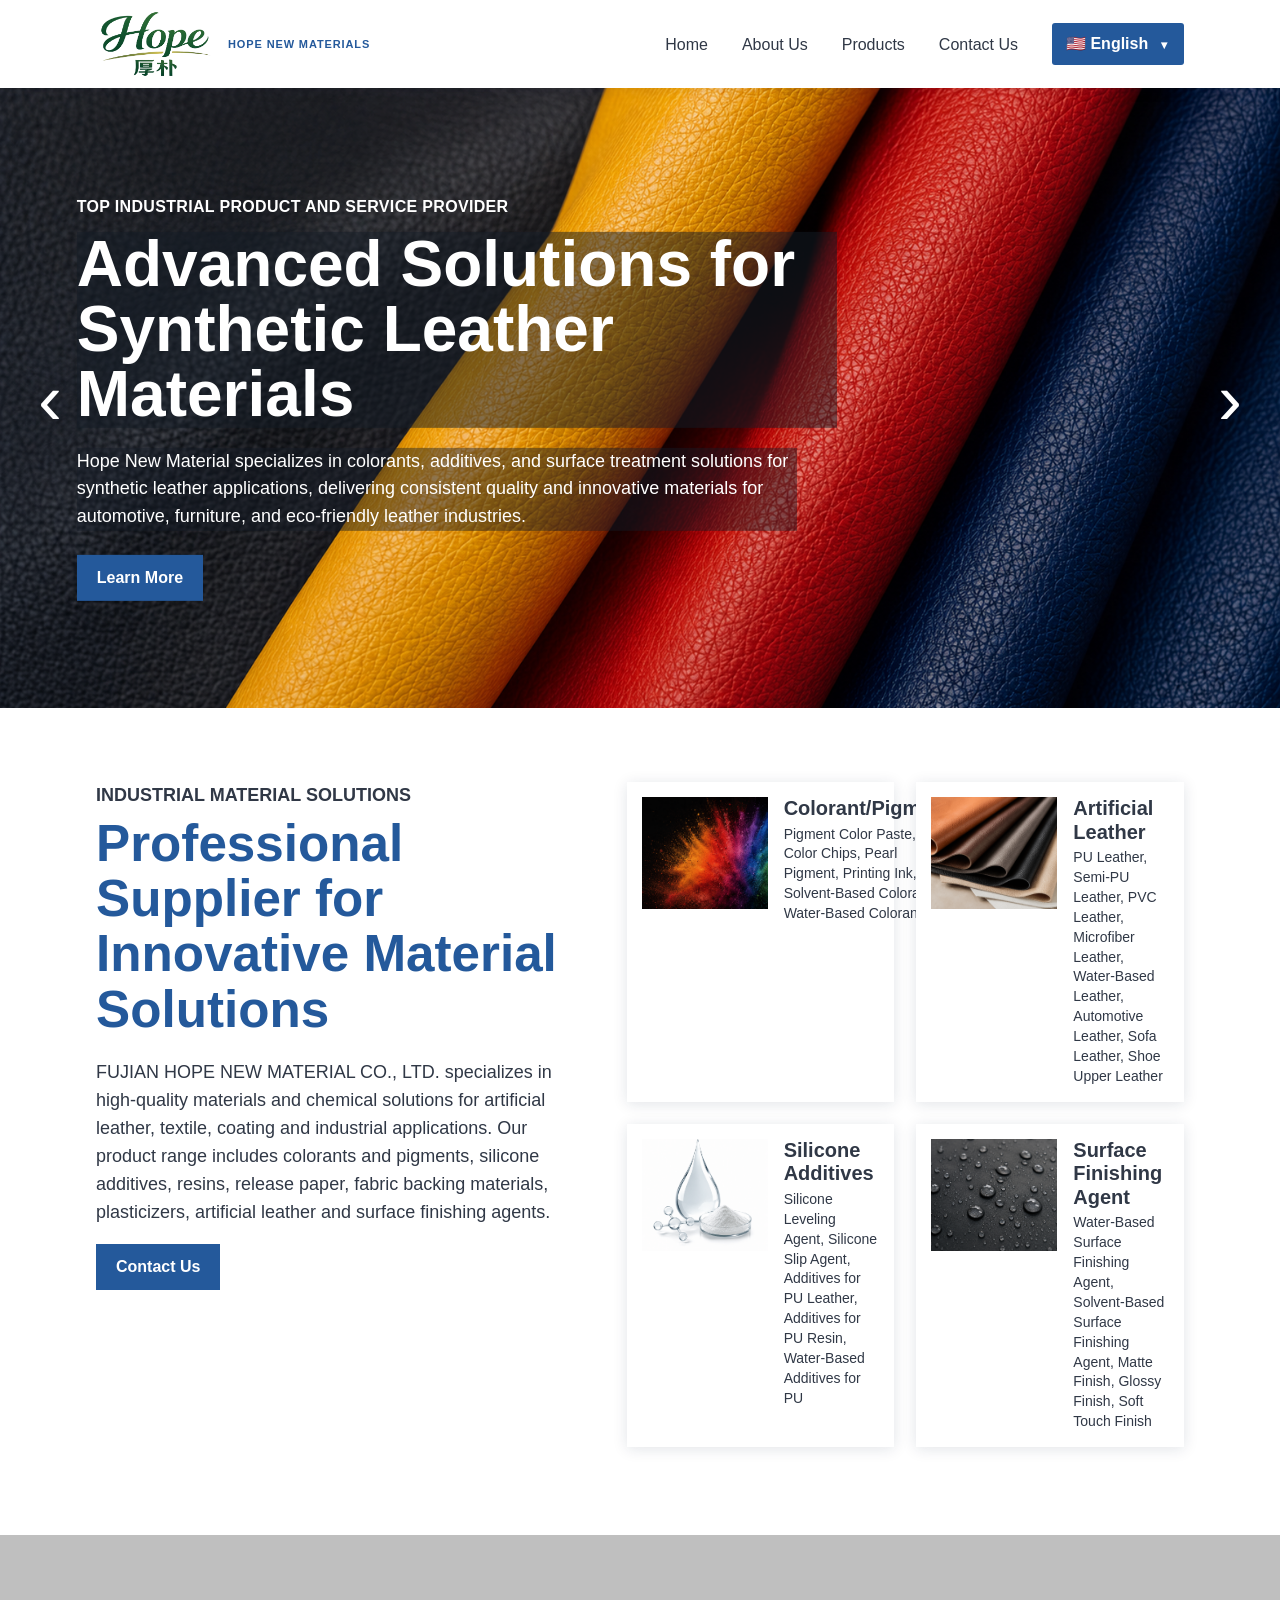
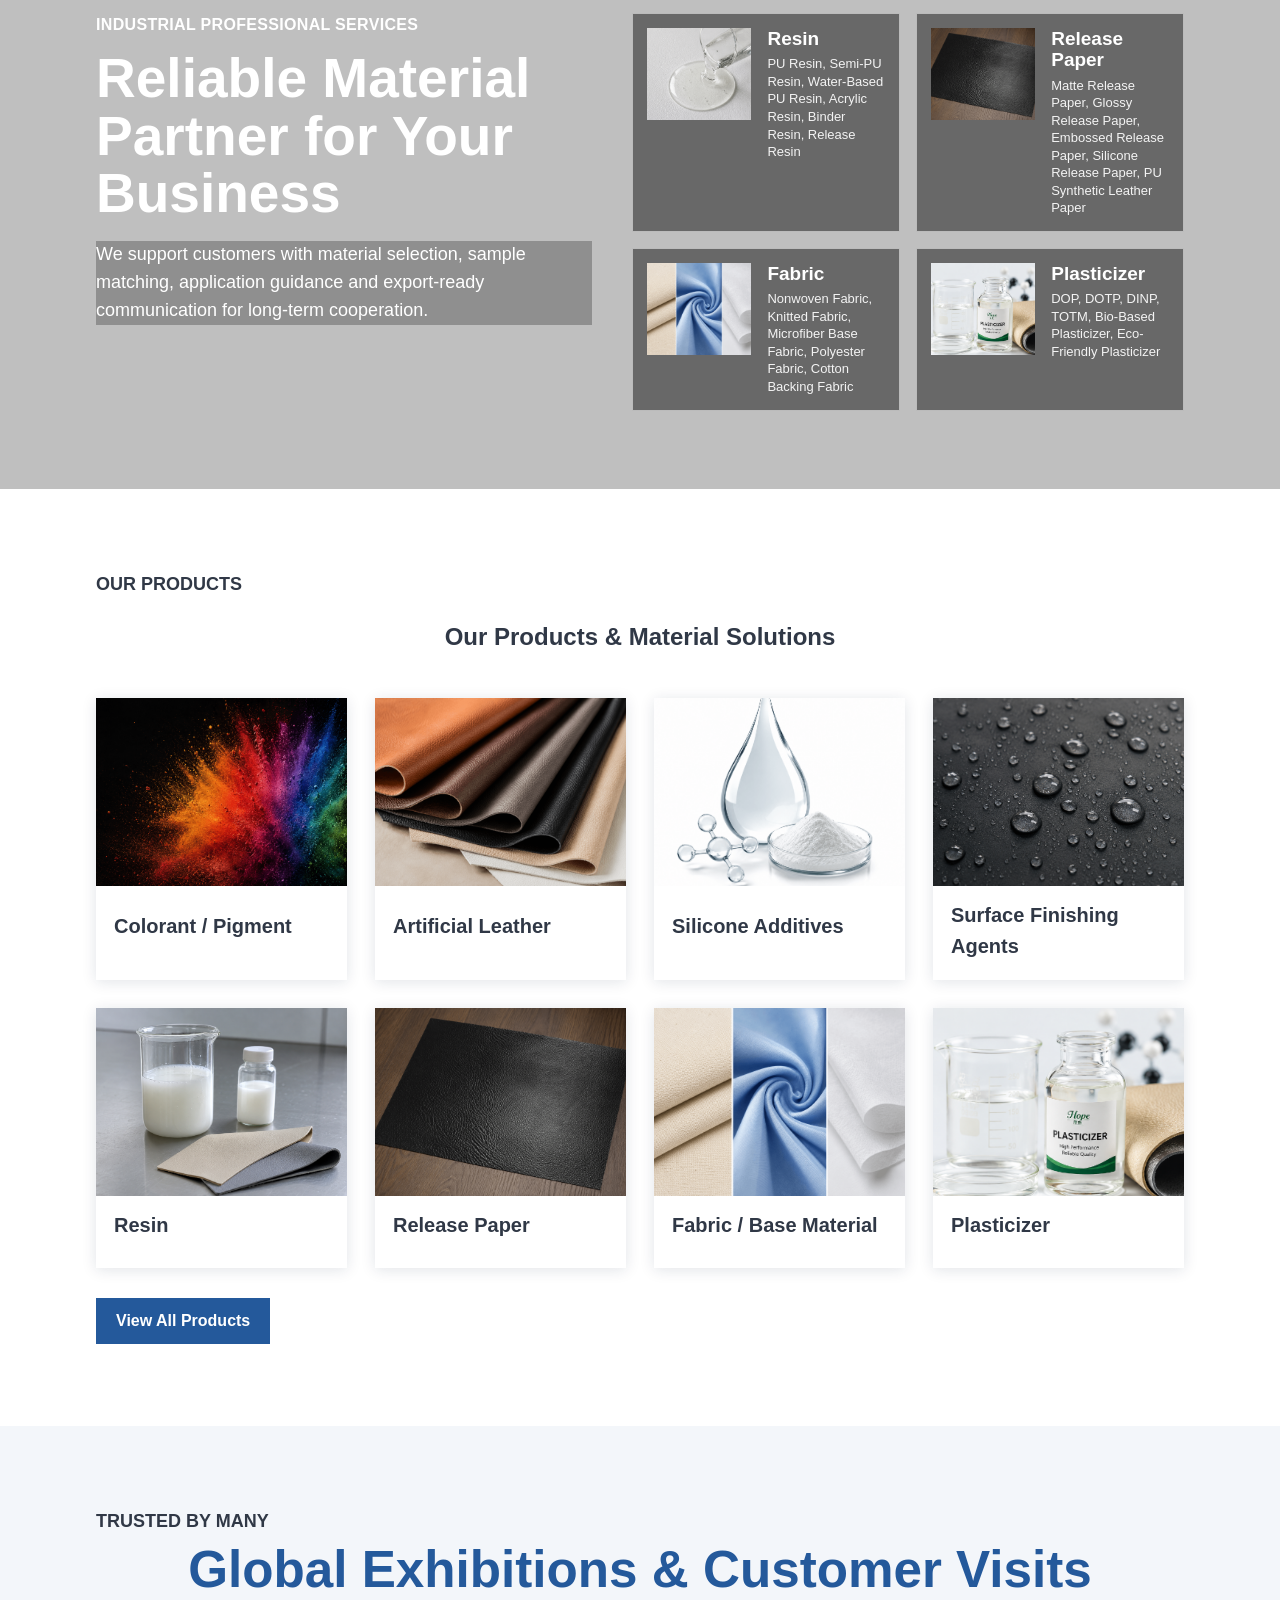
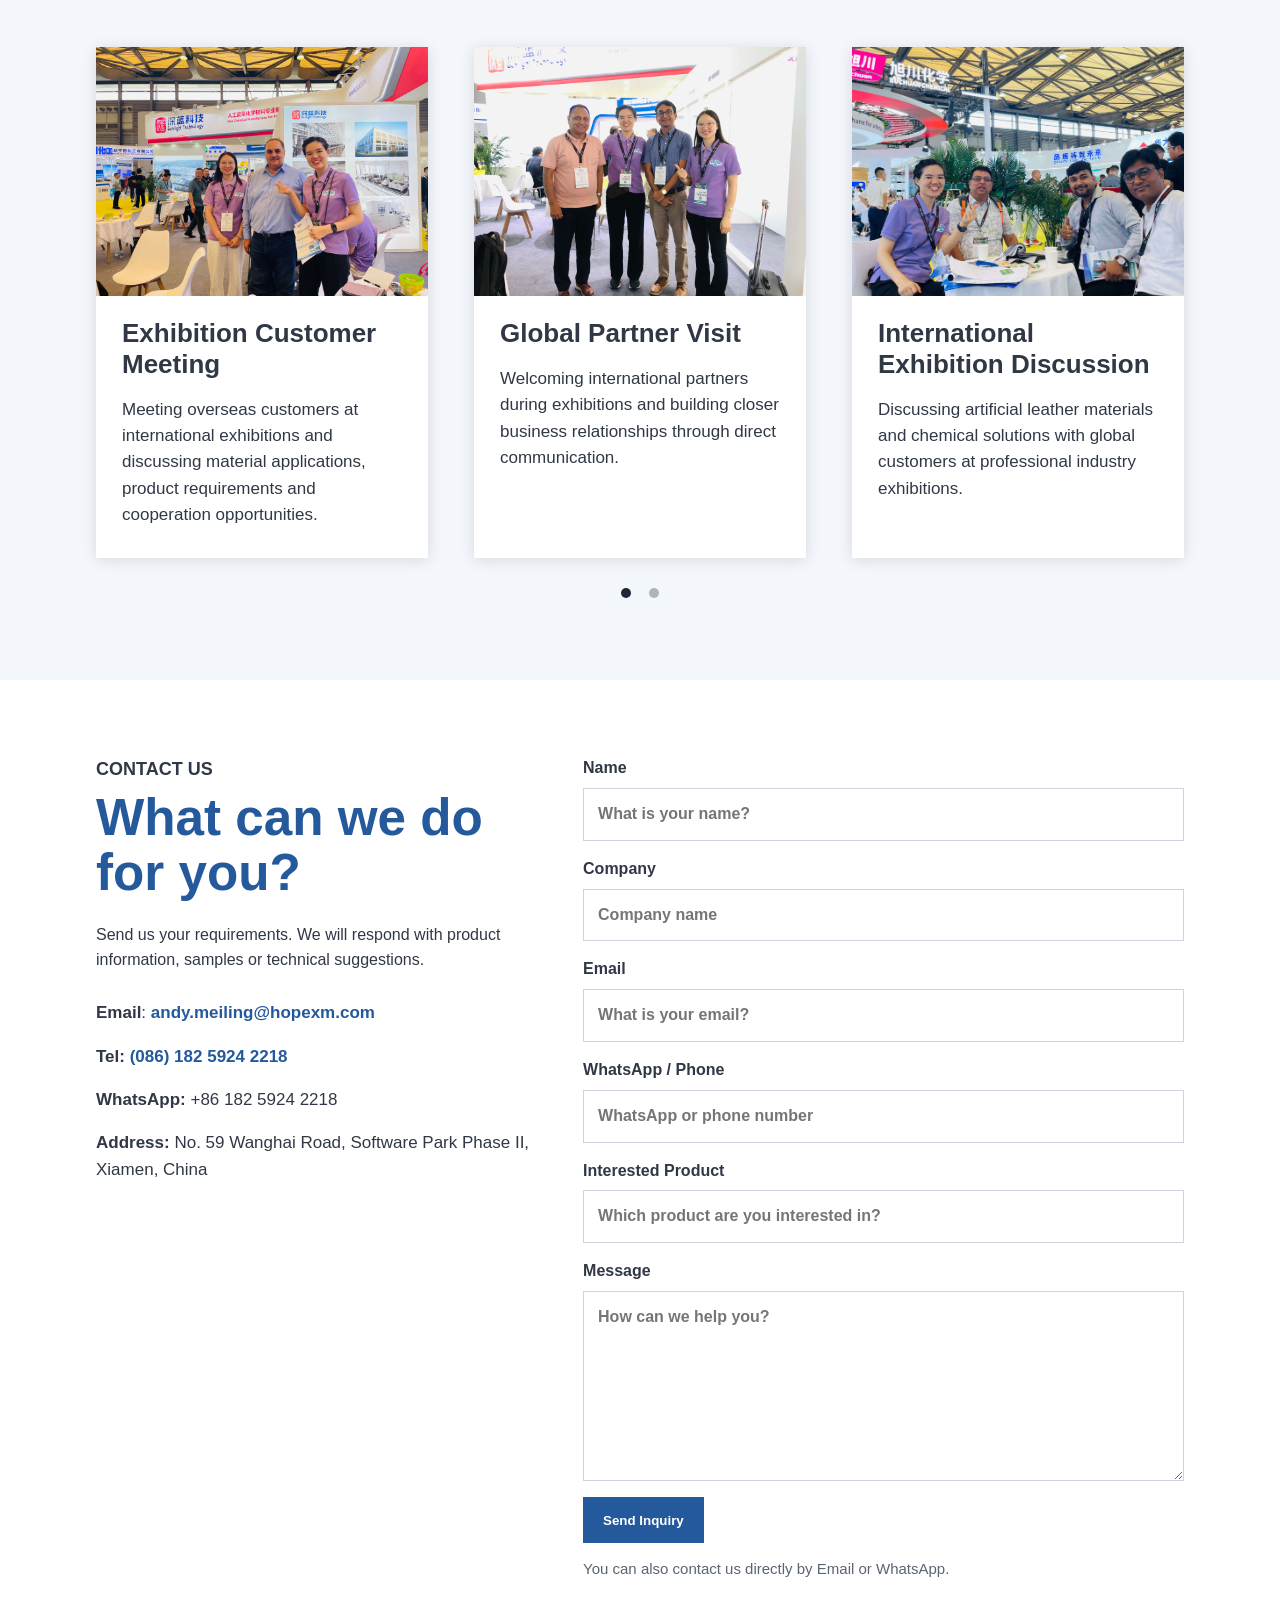
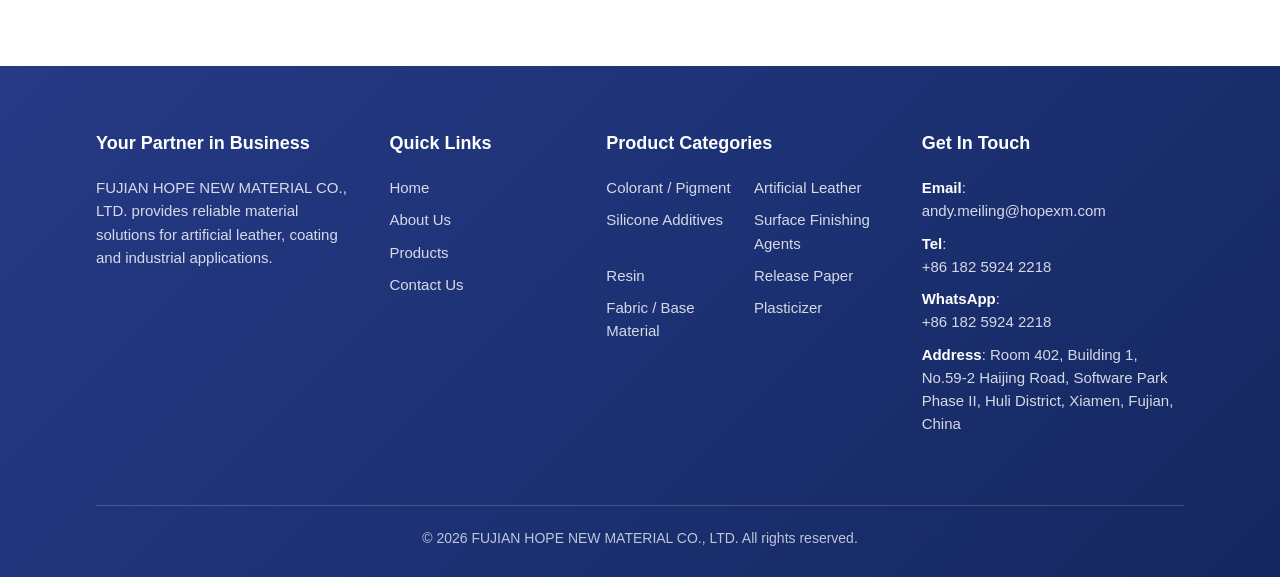
<file: index.html>
<!doctype html>
<html lang="en">
<head>
  <meta charset="utf-8">
  <meta name="viewport" content="width=device-width, initial-scale=1">
  <title>Artificial Leather Materials & Chemical Solutions | FUJIAN HOPE NEW MATERIAL CO., LTD.</title>
  <meta name="description" content="FUJIAN HOPE NEW MATERIAL CO., LTD. supplies artificial leather materials, colorants, pigments, silicone additives, surface finishing agents, PU resin, release paper, fabric backing materials and plasticizers for global B2B customers.">
  <meta name="keywords" content="artificial leather materials, colorants, pigments, silicone additives, surface finishing agents, PU resin, release paper, fabric backing materials, plasticizers">
   <meta name="robots" content="index, follow">
  <link rel="canonical" href="https://www.hopexm.com/">
  <meta property="og:title" content="Artificial Leather Materials & Chemical Solutions | FUJIAN HOPE NEW MATERIAL CO., LTD.">
  <meta property="og:description" content="FUJIAN HOPE NEW MATERIAL CO., LTD. supplies artificial leather materials, colorants, pigments, silicone additives, surface finishing agents, PU resin, release paper, fabric backing materials and plasticizers for global B2B customers.">
  <meta property="og:type" content="website">
  <meta property="og:url" content="https://www.hopexm.com/">
  <meta property="og:image" content="https://www.hopexm.com/assets/hero-leather.png">
  <meta name="twitter:card" content="summary_large_image">
  <meta name="twitter:title" content="Artificial Leather Materials & Chemical Solutions | FUJIAN HOPE NEW MATERIAL CO., LTD.">
  <meta name="twitter:description" content="FUJIAN HOPE NEW MATERIAL CO., LTD. supplies artificial leather materials, colorants, pigments, silicone additives, surface finishing agents, PU resin, release paper, fabric backing materials and plasticizers for global B2B customers.">
  <meta name="twitter:image" content="https://www.hopexm.com/assets/hero-leather.png">
  <link rel="stylesheet" href="styles.css">
  <script type="application/ld+json">
  {
    "@context": "https://schema.org",
    "@type": "Organization",
    "name": "FUJIAN HOPE NEW MATERIAL CO., LTD.",
    "url": "https://www.hopexm.com",
    "logo": "https://www.hopexm.com/assets/images/hope-logo-transparent-corrected.png",
    "email": "andy.meiling@hopexm.com",
    "telephone": "+86 182 5924 2218",
    "address": {
      "@type": "PostalAddress",
      "streetAddress": "Room 402, Building 1, No.59-2 Haijing Road, Software Park Phase II, Huli District",
      "addressLocality": "Xiamen",
      "addressRegion": "Fujian",
      "addressCountry": "CN"
    },
    "sameAs": []
  }
  </script>
</head>
<body>
  <header class="site-header">
    <a class="brand" href="#home" aria-label="Hope New Material home">
      <img src="assets/images/hope-logo-corrected.svg" alt="Hope New Material logo" onerror="this.onerror=null;this.src='assets/images/hope-logo-transparent-corrected.png';">
    </a>
    <button class="nav-toggle" type="button" aria-label="Open navigation">☰</button>
    <nav class="site-nav">
      <a href="#home" data-i18n="nav.home">Home</a>
      <a href="about.html" data-i18n="nav.about">About Us</a>
      <div class="nav-item has-dropdown">
        <a href="products.html" data-i18n="nav.products">Products</a>
        <div class="product-dropdown" data-product-menu></div>
      </div>
      <a href="#contact" data-i18n="nav.contact">Contact Us</a>
      <div class="language-selector" data-language-selector>
        <button class="language-trigger" type="button" data-lang-toggle aria-haspopup="true" aria-expanded="false">
          <span data-current-lang>🇺🇸 English</span>
        </button>
        <div class="language-menu" data-language-menu></div>
      </div>
    </nav>
  </header>

  <main id="home">
    <section class="hero" aria-label="Featured material solutions">
      <div class="hero-slide active" style="--hero-image: url('assets/hero-leather.png')">
        <div class="hero-copy">
          <p data-i18n="hero.eyebrow">TOP INDUSTRIAL PRODUCT AND SERVICE PROVIDER</p>
          <h1 data-i18n="hero.title">Advanced Solutions for Synthetic Leather Materials</h1>
          <span data-i18n="hero.text">Hope New Material specializes in colorants, additives, and surface treatment solutions for synthetic leather applications, delivering consistent quality and innovative materials for automotive, furniture, and eco-friendly leather industries.</span>
          <a class="btn" href="products.html" data-i18n="hero.cta">Learn More</a>
        </div>
      </div>
      <div class="hero-slide" style="--hero-image: url('assets/hero-color.png')">
        <div class="hero-copy">
          <p data-i18n="hero2.eyebrow">COLORANT AND PIGMENT SOLUTIONS</p>
          <h2 data-i18n="hero2.title">Innovative Color Solutions for Modern Materials</h2>
          <span data-i18n="hero2.text">We provide pigment paste, color chips, pearl pigments, and functional color systems for synthetic leather, coatings, textiles, and industrial surface applications.</span>
          <a class="btn" href="products.html" data-i18n="hero2.cta">View Products</a>
        </div>
      </div>
      <div class="hero-slide" style="--hero-image: url('assets/hero-factory.png')">
        <div class="hero-copy">
          <p data-i18n="hero3.eyebrow">MANUFACTURING AND SUPPLY SUPPORT</p>
          <h2 data-i18n="hero3.title">Advanced Manufacturing Excellence</h2>
          <span data-i18n="hero3.text">With reliable production resources, material know-how, and export service experience, we support global customers with stable supply and practical material solutions.</span>
          <a class="btn" href="products.html" data-i18n="hero3.cta">Explore Products</a>
        </div>
      </div>
      <button class="hero-arrow prev" type="button" aria-label="Previous slide">‹</button>
      <button class="hero-arrow next" type="button" aria-label="Next slide">›</button>
    </section>

    <section class="intro" id="about">
      <div class="intro-copy">
        <p class="section-kicker" data-i18n="intro.kicker">INDUSTRIAL MATERIAL SOLUTIONS</p>
        <h2 data-i18n="intro.title">Professional Supplier for Innovative Material Solutions</h2>
        <p data-i18n="intro.text">FUJIAN HOPE NEW MATERIAL CO., LTD. specializes in high-quality materials and chemical solutions for artificial leather, textile, coating and industrial applications. Our product range includes colorants and pigments, silicone additives, resins, release paper, fabric backing materials, plasticizers, artificial leather and surface finishing agents.</p>
        <a class="btn" href="#contact" data-i18n="intro.cta">Contact Us</a>
      </div>
      <div class="category-grid">
        <a class="category-card" href="products.html#colorant-pigment">
          <img src="assets/category-colorant.png" alt="Color pigment splash">
          <div>
            <h3 data-i18n="categoryCard.colorantTitle">Colorant/Pigment</h3>
            <p data-i18n="categoryCard.colorantText">Pigment Color Paste, PU Color Chips, Pearl Pigment, Printing Ink, Solvent-Based Colorant, Water-Based Colorant</p>
          </div>
        </a>
        <a class="category-card" href="products.html#artificial-leather">
          <img src="assets/category-artificial-leather.png" alt="Artificial leather samples">
          <div>
            <h3 data-i18n="categoryCard.leatherTitle">Artificial Leather</h3>
            <p data-i18n="categoryCard.leatherText">PU Leather, Semi-PU Leather, PVC Leather, Microfiber Leather, Water-Based Leather, Automotive Leather, Sofa Leather, Shoe Upper Leather</p>
          </div>
        </a>
        <a class="category-card" href="products.html#silicone-additives">
          <img src="assets/category-silicone-additives.png" alt="Silicone additive bottle">
          <div>
            <h3 data-i18n="categoryCard.siliconeTitle">Silicone Additives</h3>
            <p data-i18n="categoryCard.siliconeText">Silicone Leveling Agent, Silicone Slip Agent, Additives for PU Leather, Additives for PU Resin, Water-Based Additives for PU</p>
          </div>
        </a>
        <a class="category-card" href="products.html#surface-finishing-agents">
          <img src="assets/category-surface-finishing.png" alt="Surface finishing texture">
          <div>
            <h3 data-i18n="categoryCard.finishingTitle">Surface Finishing Agent</h3>
            <p data-i18n="categoryCard.finishingText">Water-Based Surface Finishing Agent, Solvent-Based Surface Finishing Agent, Matte Finish, Glossy Finish, Soft Touch Finish</p>
          </div>
        </a>
      </div>
    </section>

    <section class="service-band" id="services">
      <div class="service-copy">
        <p data-i18n="service.kicker">INDUSTRIAL PROFESSIONAL SERVICES</p>
        <h2 data-i18n="service.title">Reliable Material Partner for Your Business</h2>
        <p data-i18n="service.text">We support customers with material selection, sample matching, application guidance and export-ready communication for long-term cooperation.</p>
      </div>
      <div class="service-items">
        <a class="service-card" href="products.html#pu-resin">
          <img src="assets/resin.png" alt="Resin material">
          <div>
            <h3 data-i18n="serviceCard.resinTitle">Resin</h3>
            <p data-i18n="serviceCard.resinText">PU Resin, Semi-PU Resin, Water-Based PU Resin, Acrylic Resin, Binder Resin, Release Resin</p>
          </div>
        </a>
        <a class="service-card" href="products.html#release-paper">
          <img src="assets/release-paper-pu.png" alt="Release paper roll">
          <div>
            <h3 data-i18n="serviceCard.releaseTitle">Release Paper</h3>
            <p data-i18n="serviceCard.releaseText">Matte Release Paper, Glossy Release Paper, Embossed Release Paper, Silicone Release Paper, PU Synthetic Leather Paper</p>
          </div>
        </a>
        <a class="service-card" href="products.html#fabric-base-material">
          <img src="assets/category-artificial-fabric.png" alt="Fabric base material">
          <div>
            <h3 data-i18n="serviceCard.fabricTitle">Fabric</h3>
            <p data-i18n="serviceCard.fabricText">Nonwoven Fabric, Knitted Fabric, Microfiber Base Fabric, Polyester Fabric, Cotton Backing Fabric</p>
          </div>
        </a>
        <a class="service-card" href="products.html#plasticizer">
          <img src="assets/plasticizer.png" alt="Plasticizer material">
          <div>
            <h3 data-i18n="serviceCard.plasticizerTitle">Plasticizer</h3>
            <p data-i18n="serviceCard.plasticizerText">DOP, DOTP, DINP, TOTM, Bio-Based Plasticizer, Eco-Friendly Plasticizer</p>
          </div>
        </a>
      </div>
    </section>

    <section class="product-preview" id="products">
      <p class="section-kicker" data-i18n="products.kicker">OUR PRODUCTS</p>
      <h2 data-i18n="products.title">Our Products & Material Solutions</h2>
      <div class="preview-grid">
        <a href="products.html#colorant-pigment"><img src="assets/category-colorant.png" alt="Colorant and pigment materials"><strong data-i18n="preview.colorant">Colorant / Pigment</strong></a>
        <a href="products.html#artificial-leather"><img src="assets/category-artificial-leather.png" alt="Artificial leather samples"><strong data-i18n="preview.leather">Artificial Leather</strong></a>
        <a href="products.html#silicone-additives"><img src="assets/category-silicone-additives.png" alt="Silicone additive sample"><strong data-i18n="preview.silicone">Silicone Additives</strong></a>
        <a href="products.html#surface-finishing-agents"><img src="assets/category-surface-finishing.png" alt="Surface finishing water repellent effect"><strong data-i18n="preview.finishing">Surface Finishing Agents</strong></a>
        <a href="products.html#pu-resin"><img src="assets/products/water-based-pu-resin.webp" alt="PU resin sample"><strong data-i18n="preview.resin">Resin</strong></a>
        <a href="products.html#release-paper"><img src="assets/release-paper-pu.png" alt="Release paper roll"><strong data-i18n="preview.release">Release Paper</strong></a>
        <a href="products.html#fabric-base-material"><img src="assets/category-artificial-fabric.png" alt="Fabric base material"><strong data-i18n="preview.fabric">Fabric / Base Material</strong></a>
        <a href="products.html#plasticizer"><img src="assets/plasticizer.png" alt="Plasticizer bottle sample"><strong data-i18n="preview.plasticizer">Plasticizer</strong></a>
      </div>
      <a class="btn products-link" href="products.html" data-i18n="products.viewAll">View All Products</a>
    </section>

    <section class="gallery">
      <p class="section-kicker" data-i18n="gallery.kicker">TRUSTED BY MANY</p>
      <h2 data-i18n="gallery.title">Global Exhibitions & Customer Visits</h2>
      <div class="visit-carousel" data-visit-carousel>
        <div class="visit-page active" data-visit-page="0">
          <div class="visit-grid">
            <article><img src="assets/images/team/Exhibition4.jpg" alt="Factory visit"><h3 data-i18n="visit.page1.card1.title">Exhibition Customer Meeting</h3><p data-i18n="visit.page1.card1.text">Meeting overseas customers at international exhibitions and discussing material applications, product requirements and cooperation opportunities.</p></article>
            <article><img src="assets/production-inspection.jpg" alt="Production line inspection"><h3 data-i18n="visit.page1.card2.title">Global Partner Visit</h3><p data-i18n="visit.page1.card2.text">Welcoming international partners during exhibitions and building closer business relationships through direct communication.</p></article>
            <article><img src="assets/exhibition.jpg" alt="International exhibition meeting"><h3 data-i18n="visit.page1.card3.title">International Exhibition Discussion</h3><p data-i18n="visit.page1.card3.text">Discussing artificial leather materials and chemical solutions with global customers at professional industry exhibitions.</p></article>
          </div>
        </div>
        <div class="visit-page" data-visit-page="1">
          <div class="visit-grid">
            <article><img src="assets/images/factory-visit-technical-discussion.jpg" alt="Factory visit and technical discussion"><h3 data-i18n="visit.page2.card1.title">Factory Visit & Technical Discussion</h3><p data-i18n="visit.page2.card1.text">Overseas customers visit the factory and discuss product performance, quality requirements and long-term cooperation.</p></article>
            <article><img src="assets/images/team/Factory tour2.jpg" alt="Factory visit and technical discussion"><h3 data-i18n="visit.page2.card2.title">Factory Visit & Technical Discussion</h3><p data-i18n="visit.page2.card2.text">Overseas customers visit the production site and discuss product performance, quality control and practical application needs.</p></article>
            <article><img src="assets/images/team/Exhibition1.jpg" alt="International exhibition customer meeting"><h3 data-i18n="visit.page2.card3.title">Exhibition Partnership Meeting</h3><p data-i18n="visit.page2.card3.text">Meeting customers and industry partners at exhibitions to introduce material solutions and explore future cooperation.</p></article>
          </div>
        </div>
      </div>
      <div class="gallery-dots" aria-label="Gallery pages">
        <button class="active" type="button" data-visit-dot="0" aria-label="Show gallery page 1" aria-selected="true"></button>
        <button type="button" data-visit-dot="1" aria-label="Show gallery page 2" aria-selected="false"></button>
      </div>
    </section>

    <section class="contact" id="contact">
      <div>
        <p class="section-kicker" data-i18n="contact.kicker">CONTACT US</p>
        <h2 data-i18n="contact.title">What can we do for you?</h2>
        <p data-i18n="contact.text">Send us your requirements. We will respond with product information, samples or technical suggestions.</p>
        <div class="contact-list">
          <p><strong data-i18n="contact.emailLabel">Email</strong>: <a href="mailto:andy.meiling@hopexm.com">andy.meiling@hopexm.com</a></p>
          <p><strong>Tel:</strong> <a href="tel:+8618259242218">(086) 182 5924 2218</a></p>
          <p><strong>WhatsApp:</strong> <span data-i18n="contact.reserve">+86 182 5924 2218</span></p>
          <p><strong>Address:</strong> <span data-i18n="contact.address">No. 59 Wanghai Road, Software Park Phase II, Xiamen, China</span></p>
        </div>
      </div>
      <form class="inquiry-form" action="https://formsubmit.co/xunpan@hopexm.com" method="post">
        <input type="hidden" name="_subject" value="Website Inquiry - Hope New Materials">
        <input type="hidden" name="_captcha" value="false">
        <input type="hidden" name="_template" value="table">
        <input type="hidden" name="_next" value="https://www.hopexm.com/thanks.html">
        <label><span data-i18n="form.name">Name</span><input name="name" placeholder="What is your name?" data-i18n-placeholder="form.namePlaceholder"></label>
        <label><span data-i18n="form.company">Company</span><input name="company" placeholder="Company name" data-i18n-placeholder="form.companyPlaceholder"></label>
        <label><span data-i18n="form.email">Email</span><input name="email" type="email" placeholder="What is your email?" data-i18n-placeholder="form.emailPlaceholder"></label>
        <label><span data-i18n="form.phone">WhatsApp / Phone</span><input name="whatsapp_phone" placeholder="WhatsApp or phone number" data-i18n-placeholder="form.phonePlaceholder"></label>
        <label><span data-i18n="form.product">Interested Product</span><input name="interested_product" placeholder="Which product are you interested in?" data-i18n-placeholder="form.productPlaceholder"></label>
        <label><span data-i18n="form.message">Message</span><textarea name="message" placeholder="How can we help you?" data-i18n-placeholder="form.messagePlaceholder"></textarea></label>
        <button class="btn" type="submit" data-i18n="form.submit">Send Inquiry</button>
        <p class="form-note" data-i18n="form.note">You can also contact us directly by Email or WhatsApp.</p>
      </form>
    </section>
  </main>

  <footer class="site-footer">
    <div class="footer-column">
      <h3 data-i18n="footer.companyTitle">Your Partner in Business</h3>
      <p data-i18n="footer.companyText">FUJIAN HOPE NEW MATERIAL CO., LTD. provides reliable material solutions for artificial leather, coating and industrial applications.</p>
    </div>
    <div class="footer-column">
      <h3 data-i18n="footer.quickTitle">Quick Links</h3>
      <a href="index.html" data-i18n="footer.home">Home</a>
      <a href="about.html" data-i18n="footer.about">About Us</a>
      <a href="products.html" data-i18n="footer.products">Products</a>
      <a href="#contact" data-i18n="footer.contact">Contact Us</a>
    </div>
    <div class="footer-column">
      <h3 data-i18n="footer.categoryTitle">Product Categories</h3>
      <div class="footer-product-list">
        <a href="products.html#colorant-pigment" data-i18n="footer.catColorant">Colorant / Pigment</a>
        <a href="products.html#artificial-leather" data-i18n="footer.catLeather">Artificial Leather</a>
        <a href="products.html#silicone-additives" data-i18n="footer.catSilicone">Silicone Additives</a>
        <a href="products.html#surface-finishing-agents" data-i18n="footer.catFinishing">Surface Finishing Agents</a>
        <a href="products.html#pu-resin" data-i18n="footer.catResin">Resin</a>
        <a href="products.html#release-paper" data-i18n="footer.catRelease">Release Paper</a>
        <a href="products.html#fabric-base-material" data-i18n="footer.catFabric">Fabric / Base Material</a>
        <a href="products.html#plasticizer" data-i18n="footer.catPlasticizer">Plasticizer</a>
      </div>
    </div>
    <div class="footer-column">
      <h3 data-i18n="footer.touchTitle">Get In Touch</h3>
      <p><strong data-i18n="footer.emailLabel">Email</strong>: <a href="mailto:andy.meiling@hopexm.com">andy.meiling@hopexm.com</a></p>
      <p><strong data-i18n="footer.telLabel">Tel</strong>: <a href="tel:+8618259242218">+86 182 5924 2218</a></p>
      <p><strong data-i18n="footer.whatsappLabel">WhatsApp</strong>: <a href="https://wa.me/8618259242218">+86 182 5924 2218</a></p>
      <p><strong data-i18n="footer.addressLabel">Address</strong>: <span data-i18n="footer.address">Room 402, Building 1, No.59-2 Haijing Road, Software Park Phase II, Huli District, Xiamen, Fujian, China</span></p>
    </div>
    <div class="footer-bottom" data-i18n="footer.copyright">© 2026 FUJIAN HOPE NEW MATERIAL CO., LTD. All rights reserved.</div>
  </footer>

  <script src="data/products.js"></script>
  <script src="script.js"></script>
</body>
</html>
</file>
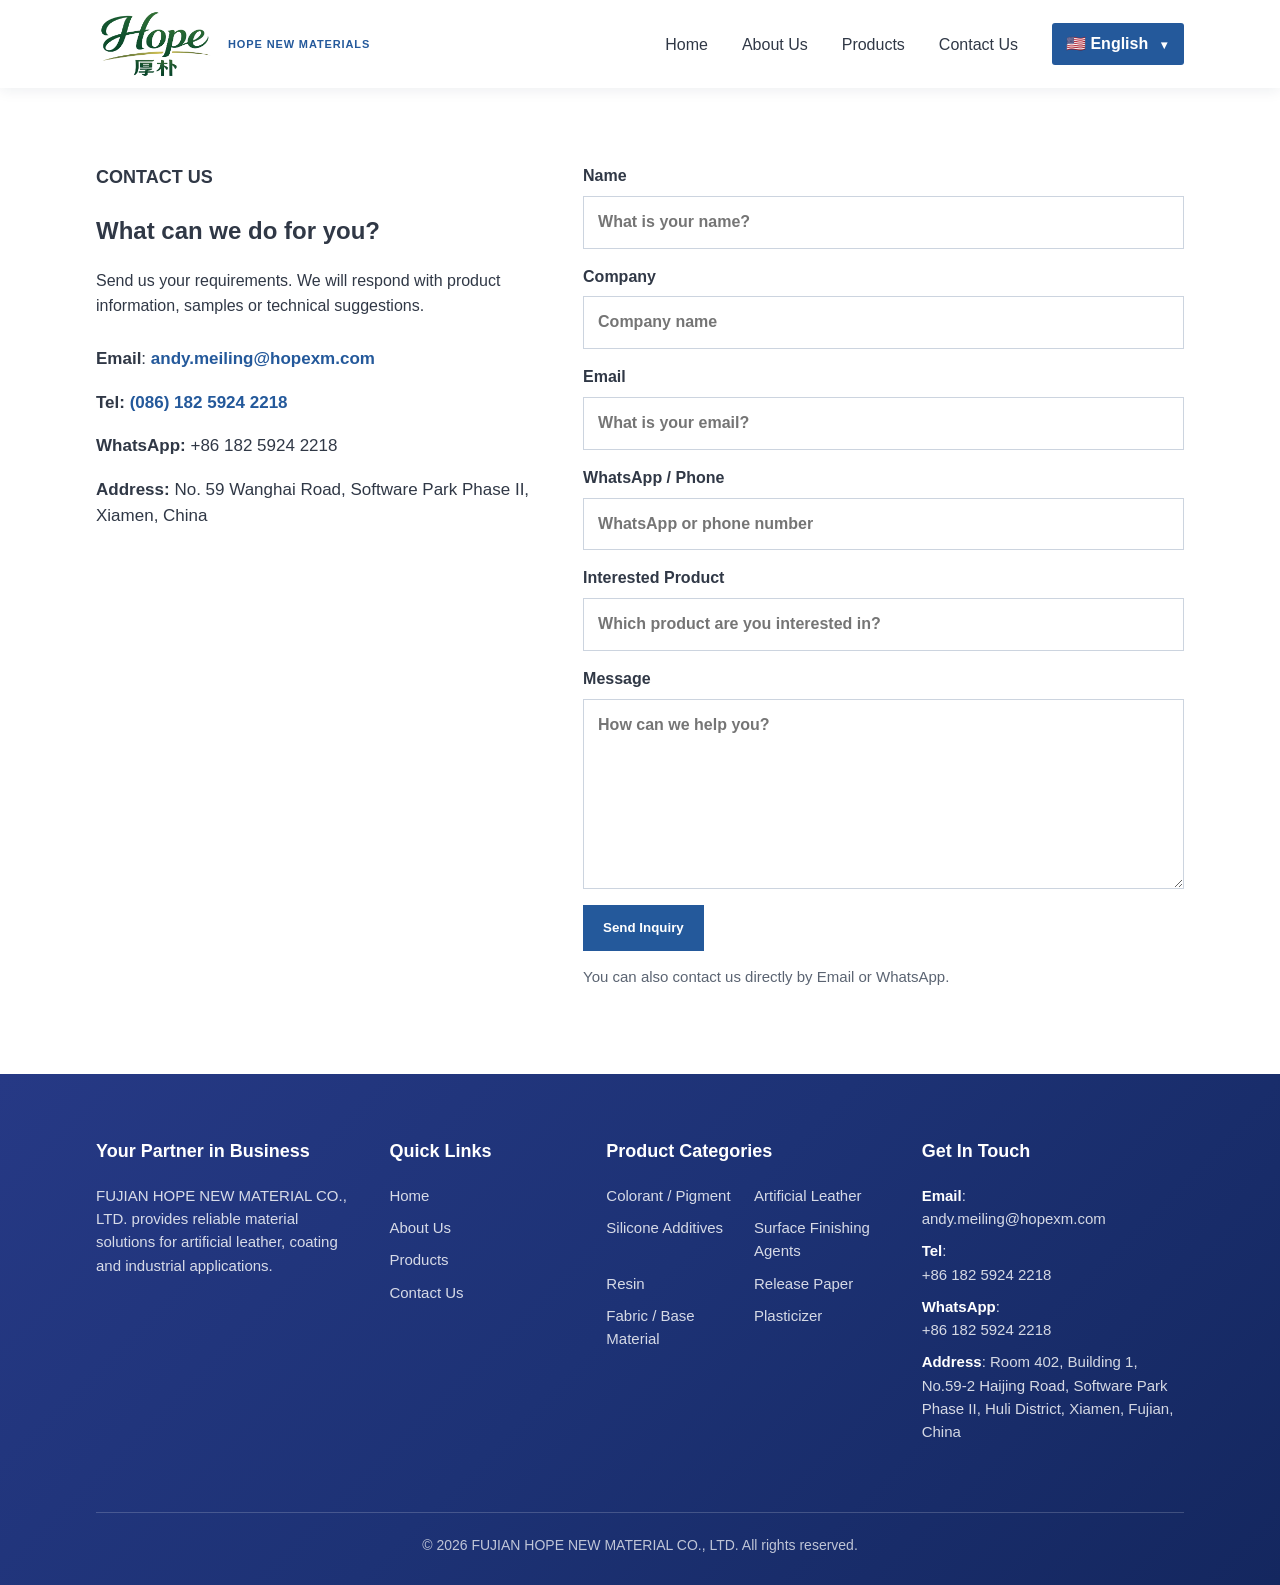
<file: contact.html>
<!doctype html>
<html lang="en">
<head>
  <meta charset="utf-8">
  <meta name="viewport" content="width=device-width, initial-scale=1">
  <title>Contact Us | FUJIAN HOPE NEW MATERIAL CO., LTD.</title>
  <meta name="description" content="Contact FUJIAN HOPE NEW MATERIAL CO., LTD. for artificial leather materials, pigments, resin, release paper, plasticizers and industrial material solutions.">
  <meta name="keywords" content="contact Hope New Material, artificial leather materials inquiry, pigment supplier contact, PU resin inquiry, release paper supplier">
  <meta name="robots" content="index, follow">
  <link rel="canonical" href="https://www.hopexm.com/contact.html">
  <meta property="og:title" content="Contact Us | FUJIAN HOPE NEW MATERIAL CO., LTD.">
  <meta property="og:description" content="Contact FUJIAN HOPE NEW MATERIAL CO., LTD. for artificial leather materials, pigments, resin, release paper, plasticizers and industrial material solutions.">
  <meta property="og:type" content="website">
  <meta property="og:url" content="https://www.hopexm.com/contact.html">
  <meta property="og:image" content="https://www.hopexm.com/assets/images/hope-logo-transparent-corrected.png">
  <meta name="twitter:card" content="summary">
  <meta name="twitter:title" content="Contact Us | FUJIAN HOPE NEW MATERIAL CO., LTD.">
  <meta name="twitter:description" content="Contact FUJIAN HOPE NEW MATERIAL CO., LTD. for artificial leather materials, pigments, resin, release paper, plasticizers and industrial material solutions.">
  <meta name="twitter:image" content="https://www.hopexm.com/assets/images/hope-logo-transparent-corrected.png">
  <link rel="stylesheet" href="styles.css">
</head>
<body>
  <header class="site-header">
    <a class="brand" href="index.html#home" aria-label="Hope New Material home">
      <img src="assets/images/hope-logo-corrected.svg" alt="Hope New Material logo" onerror="this.onerror=null;this.src='assets/images/hope-logo-transparent-corrected.png';">
    </a>
    <button class="nav-toggle" type="button" aria-label="Open navigation">☰</button>
    <nav class="site-nav">
      <a href="index.html#home" data-i18n="nav.home">Home</a>
      <a href="about.html" data-i18n="nav.about">About Us</a>
      <div class="nav-item has-dropdown">
        <a href="products.html" data-i18n="nav.products">Products</a>
        <div class="product-dropdown" data-product-menu></div>
      </div>
      <a href="contact.html" data-i18n="nav.contact">Contact Us</a>
      <div class="language-selector" data-language-selector>
        <button class="language-trigger" type="button" data-lang-toggle aria-haspopup="true" aria-expanded="false">
          <span data-current-lang>🇺🇸 English</span>
        </button>
        <div class="language-menu" data-language-menu></div>
      </div>
    </nav>
  </header>

  <main>
    <section class="contact contact-page-section" id="contact">
      <div>
        <p class="section-kicker" data-i18n="contact.kicker">CONTACT US</p>
        <h1 data-i18n="contact.title">What can we do for you?</h1>
        <p data-i18n="contact.text">Send us your requirements. We will respond with product information, samples or technical suggestions.</p>
        <div class="contact-list">
          <p><strong data-i18n="contact.emailLabel">Email</strong>: <a href="mailto:andy.meiling@hopexm.com">andy.meiling@hopexm.com</a></p>
          <p><strong>Tel:</strong> <a href="tel:+8618259242218">(086) 182 5924 2218</a></p>
          <p><strong>WhatsApp:</strong> <span data-i18n="contact.reserve">+86 182 5924 2218</span></p>
          <p><strong>Address:</strong> <span data-i18n="contact.address">No. 59 Wanghai Road, Software Park Phase II, Xiamen, China</span></p>
        </div>
      </div>
      <form class="inquiry-form" action="https://formsubmit.co/xunpan@hopexm.com" method="post">
        <input type="hidden" name="_subject" value="Website Inquiry - Hope New Materials">
        <input type="hidden" name="_captcha" value="false">
        <input type="hidden" name="_template" value="table">
        <input type="hidden" name="_next" value="https://www.hopexm.com/thanks.html">
        <label><span data-i18n="form.name">Name</span><input name="name" placeholder="What is your name?" data-i18n-placeholder="form.namePlaceholder"></label>
        <label><span data-i18n="form.company">Company</span><input name="company" placeholder="Company name" data-i18n-placeholder="form.companyPlaceholder"></label>
        <label><span data-i18n="form.email">Email</span><input name="email" type="email" placeholder="What is your email?" data-i18n-placeholder="form.emailPlaceholder"></label>
        <label><span data-i18n="form.phone">WhatsApp / Phone</span><input name="whatsapp_phone" placeholder="WhatsApp or phone number" data-i18n-placeholder="form.phonePlaceholder"></label>
        <label><span data-i18n="form.product">Interested Product</span><input name="interested_product" placeholder="Which product are you interested in?" data-i18n-placeholder="form.productPlaceholder"></label>
        <label><span data-i18n="form.message">Message</span><textarea name="message" placeholder="How can we help you?" data-i18n-placeholder="form.messagePlaceholder"></textarea></label>
        <button class="btn" type="submit" data-i18n="form.submit">Send Inquiry</button>
        <p class="form-note" data-i18n="form.note">You can also contact us directly by Email or WhatsApp.</p>
      </form>
    </section>
  </main>

  <footer class="site-footer">
    <div class="footer-column">
      <h3 data-i18n="footer.companyTitle">Your Partner in Business</h3>
      <p data-i18n="footer.companyText">FUJIAN HOPE NEW MATERIAL CO., LTD. provides reliable material solutions for artificial leather, coating and industrial applications.</p>
    </div>
    <div class="footer-column">
      <h3 data-i18n="footer.quickTitle">Quick Links</h3>
      <a href="index.html" data-i18n="footer.home">Home</a>
      <a href="about.html" data-i18n="footer.about">About Us</a>
      <a href="products.html" data-i18n="footer.products">Products</a>
      <a href="contact.html" data-i18n="footer.contact">Contact Us</a>
    </div>
    <div class="footer-column">
      <h3 data-i18n="footer.categoryTitle">Product Categories</h3>
      <div class="footer-product-list">
        <a href="products.html#colorant-pigment" data-i18n="footer.catColorant">Colorant / Pigment</a>
        <a href="products.html#artificial-leather" data-i18n="footer.catLeather">Artificial Leather</a>
        <a href="products.html#silicone-additives" data-i18n="footer.catSilicone">Silicone Additives</a>
        <a href="products.html#surface-finishing-agents" data-i18n="footer.catFinishing">Surface Finishing Agents</a>
        <a href="products.html#pu-resin" data-i18n="footer.catResin">Resin</a>
        <a href="products.html#release-paper" data-i18n="footer.catRelease">Release Paper</a>
        <a href="products.html#fabric-base-material" data-i18n="footer.catFabric">Fabric / Base Material</a>
        <a href="products.html#plasticizer" data-i18n="footer.catPlasticizer">Plasticizer</a>
      </div>
    </div>
    <div class="footer-column">
      <h3 data-i18n="footer.touchTitle">Get In Touch</h3>
      <p><strong data-i18n="footer.emailLabel">Email</strong>: <a href="mailto:andy.meiling@hopexm.com">andy.meiling@hopexm.com</a></p>
      <p><strong data-i18n="footer.telLabel">Tel</strong>: <a href="tel:+8618259242218">+86 182 5924 2218</a></p>
      <p><strong data-i18n="footer.whatsappLabel">WhatsApp</strong>: <a href="https://wa.me/8618259242218">+86 182 5924 2218</a></p>
      <p><strong data-i18n="footer.addressLabel">Address</strong>: <span data-i18n="footer.address">Room 402, Building 1, No.59-2 Haijing Road, Software Park Phase II, Huli District, Xiamen, Fujian, China</span></p>
    </div>
    <div class="footer-bottom" data-i18n="footer.copyright">© 2026 FUJIAN HOPE NEW MATERIAL CO., LTD. All rights reserved.</div>
  </footer>

  <script src="data/products.js"></script>
  <script src="script.js"></script>
</body>
</html>
</file>
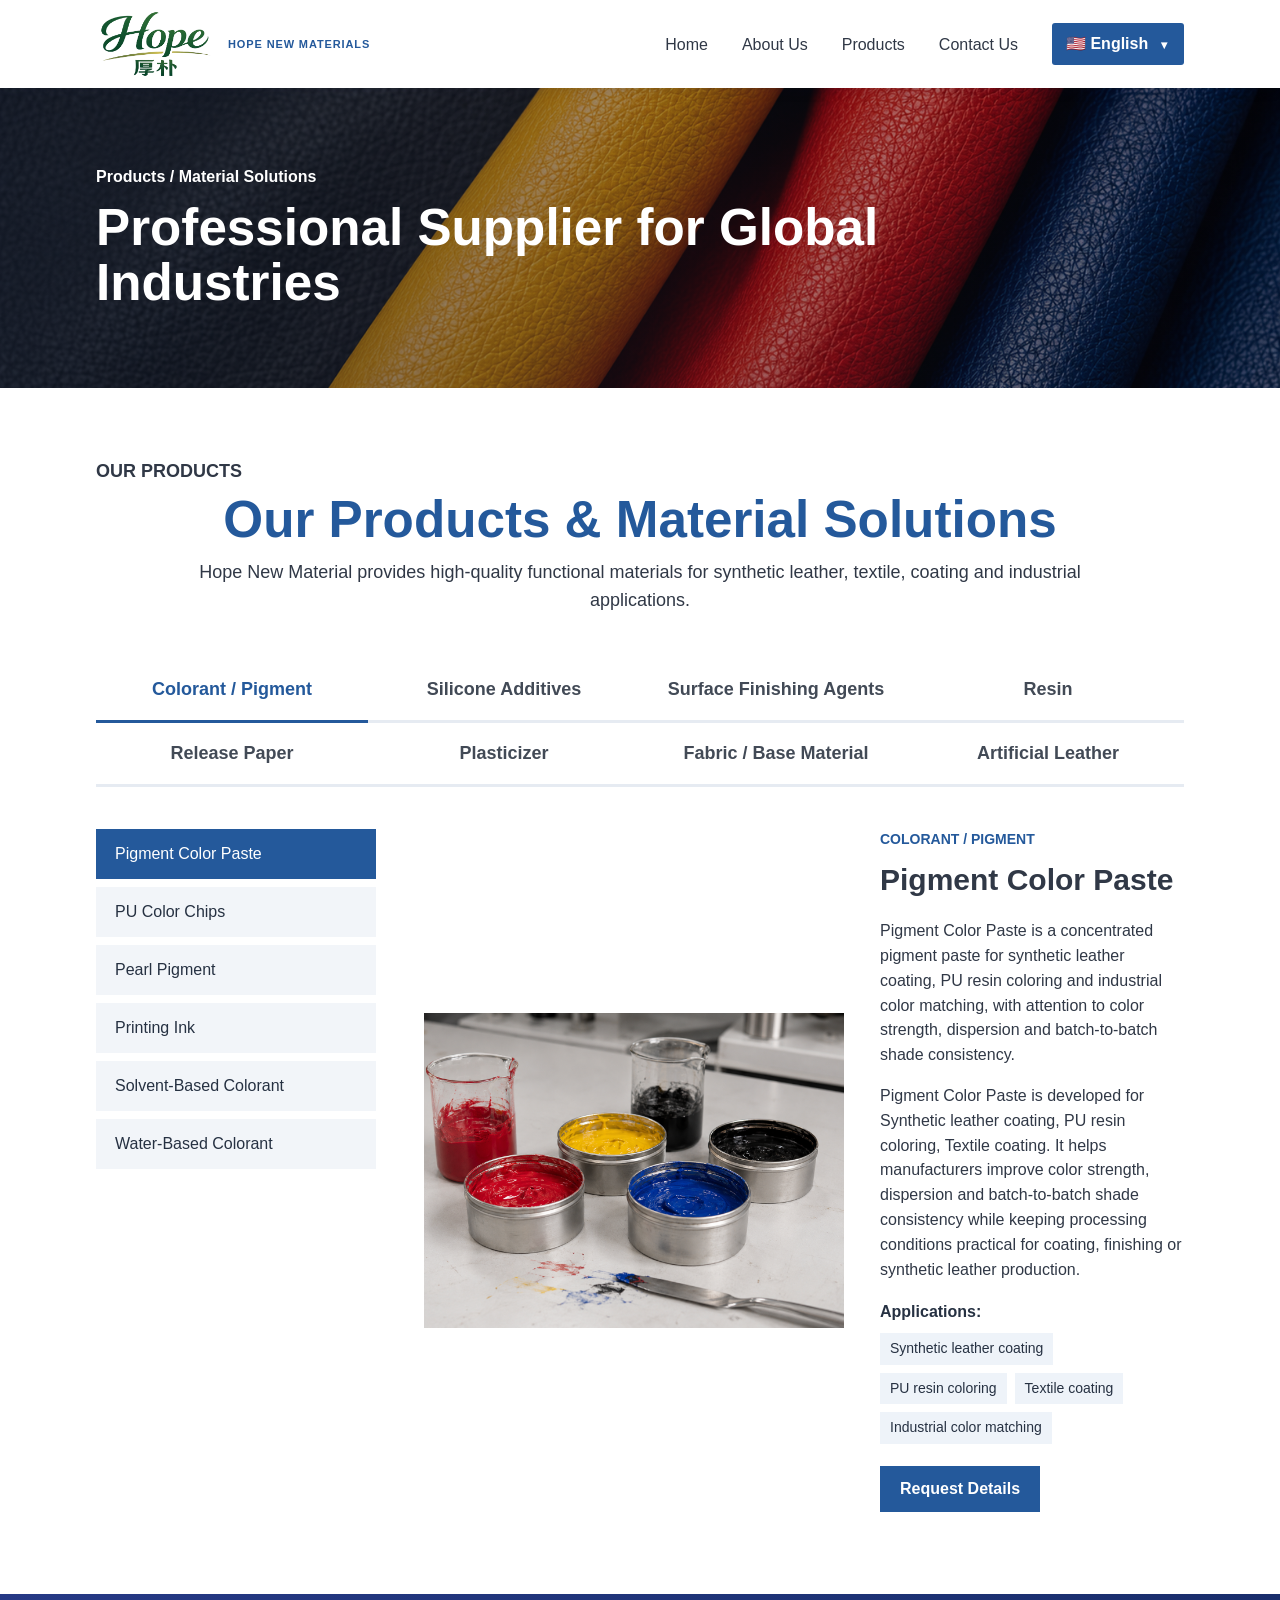
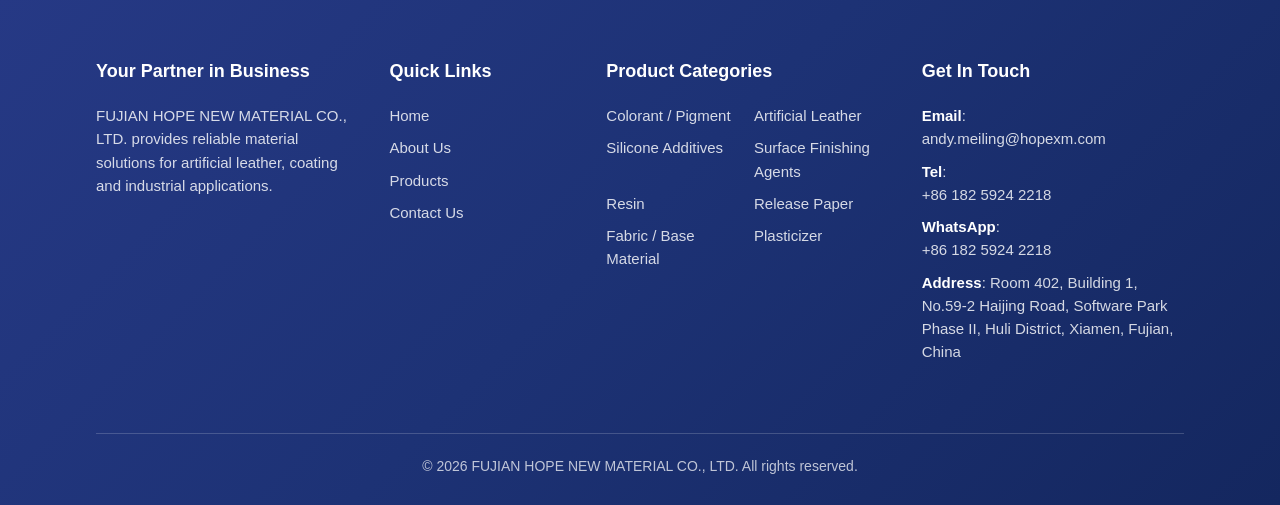
<file: products.html>
<!doctype html>
<html lang="en">
<head>
  <meta charset="utf-8">
  <meta name="viewport" content="width=device-width, initial-scale=1">
  <title>Products | Artificial Leather Materials, Pigments, Resin & Release Paper</title>
  <meta name="description" content="Explore our product range including colorants, pigments, silicone additives, surface finishing agents, PU resin, release paper, fabric backing materials, plasticizers and artificial leather materials.">
  <meta name="keywords" content="artificial leather products, pigment color paste, PU resin, release paper, silicone additives, plasticizer, fabric backing material, surface finishing agent">
  <meta name="robots" content="index, follow">
  <link rel="canonical" href="https://www.hopexm.com/products.html">
  <meta property="og:title" content="Products | Artificial Leather Materials, Pigments, Resin & Release Paper">
  <meta property="og:description" content="Explore our product range including colorants, pigments, silicone additives, surface finishing agents, PU resin, release paper, fabric backing materials, plasticizers and artificial leather materials.">
  <meta property="og:type" content="website">
  <meta property="og:url" content="https://www.hopexm.com/products.html">
  <meta property="og:image" content="https://www.hopexm.com/assets/products/pigment-color-paste.webp">
  <meta name="twitter:card" content="summary_large_image">
  <meta name="twitter:title" content="Products | Artificial Leather Materials, Pigments, Resin & Release Paper">
  <meta name="twitter:description" content="Explore our product range including colorants, pigments, silicone additives, surface finishing agents, PU resin, release paper, fabric backing materials, plasticizers and artificial leather materials.">
  <meta name="twitter:image" content="https://www.hopexm.com/assets/products/pigment-color-paste.webp">
  <link rel="stylesheet" href="styles.css">
</head>
<body class="products-page-body">
  <header class="site-header">
    <a class="brand" href="index.html#home" aria-label="Hope New Material home">
      <img src="assets/images/hope-logo-corrected.svg" alt="Hope New Material logo" onerror="this.onerror=null;this.src='assets/images/hope-logo-transparent-corrected.png';">
    </a>
    <button class="nav-toggle" type="button" aria-label="Open navigation">☰</button>
    <nav class="site-nav">
      <a href="index.html#home" data-i18n="nav.home">Home</a>
      <a href="about.html" data-i18n="nav.about">About Us</a>
      <div class="nav-item has-dropdown">
        <a href="products.html" data-i18n="nav.products">Products</a>
        <div class="product-dropdown" data-product-menu></div>
      </div>
      <a href="index.html#contact" data-i18n="nav.contact">Contact Us</a>
      <div class="language-selector" data-language-selector>
        <button class="language-trigger" type="button" data-lang-toggle aria-haspopup="true" aria-expanded="false">
          <span data-current-lang>🇺🇸 English</span>
        </button>
        <div class="language-menu" data-language-menu></div>
      </div>
    </nav>
  </header>

  <main>
    <section class="page-hero">
      <div>
        <p>Products / Material Solutions</p>
        <h1 data-i18n="products.pageTitle">Professional Supplier for Global Industries</h1>
      </div>
    </section>

    <section class="products products-page" id="products">
      <p class="section-kicker" data-i18n="products.kicker">OUR PRODUCTS</p>
      <h2 data-i18n="products.title">Our Products & Material Solutions</h2>
      <p class="products-lead" data-i18n="products.lead">Hope New Material provides high-quality functional materials for synthetic leather, textile, coating and industrial applications.</p>
      <div class="tabs" role="tablist" aria-label="Product categories"></div>
      <div class="product-panel"></div>
    </section>
  </main>

  <footer class="site-footer">
    <div class="footer-column">
      <h3 data-i18n="footer.companyTitle">Your Partner in Business</h3>
      <p data-i18n="footer.companyText">FUJIAN HOPE NEW MATERIAL CO., LTD. provides reliable material solutions for artificial leather, coating and industrial applications.</p>
    </div>
    <div class="footer-column">
      <h3 data-i18n="footer.quickTitle">Quick Links</h3>
      <a href="index.html" data-i18n="footer.home">Home</a>
      <a href="about.html" data-i18n="footer.about">About Us</a>
      <a href="products.html" data-i18n="footer.products">Products</a>
      <a href="index.html#contact" data-i18n="footer.contact">Contact Us</a>
    </div>
    <div class="footer-column">
      <h3 data-i18n="footer.categoryTitle">Product Categories</h3>
      <div class="footer-product-list">
        <a href="products.html#colorant-pigment" data-i18n="footer.catColorant">Colorant / Pigment</a>
        <a href="products.html#artificial-leather" data-i18n="footer.catLeather">Artificial Leather</a>
        <a href="products.html#silicone-additives" data-i18n="footer.catSilicone">Silicone Additives</a>
        <a href="products.html#surface-finishing-agents" data-i18n="footer.catFinishing">Surface Finishing Agents</a>
        <a href="products.html#pu-resin" data-i18n="footer.catResin">Resin</a>
        <a href="products.html#release-paper" data-i18n="footer.catRelease">Release Paper</a>
        <a href="products.html#fabric-base-material" data-i18n="footer.catFabric">Fabric / Base Material</a>
        <a href="products.html#plasticizer" data-i18n="footer.catPlasticizer">Plasticizer</a>
      </div>
    </div>
    <div class="footer-column">
      <h3 data-i18n="footer.touchTitle">Get In Touch</h3>
      <p><strong data-i18n="footer.emailLabel">Email</strong>: <a href="mailto:andy.meiling@hopexm.com">andy.meiling@hopexm.com</a></p>
      <p><strong data-i18n="footer.telLabel">Tel</strong>: <a href="tel:+8618259242218">+86 182 5924 2218</a></p>
      <p><strong data-i18n="footer.whatsappLabel">WhatsApp</strong>: <a href="https://wa.me/8618259242218">+86 182 5924 2218</a></p>
      <p><strong data-i18n="footer.addressLabel">Address</strong>: <span data-i18n="footer.address">Room 402, Building 1, No.59-2 Haijing Road, Software Park Phase II, Huli District, Xiamen, Fujian, China</span></p>
    </div>
    <div class="footer-bottom" data-i18n="footer.copyright">© 2026 FUJIAN HOPE NEW MATERIAL CO., LTD. All rights reserved.</div>
  </footer>

  <script src="data/products.js"></script>
  <script src="script.js"></script>
</body>
</html>
</file>
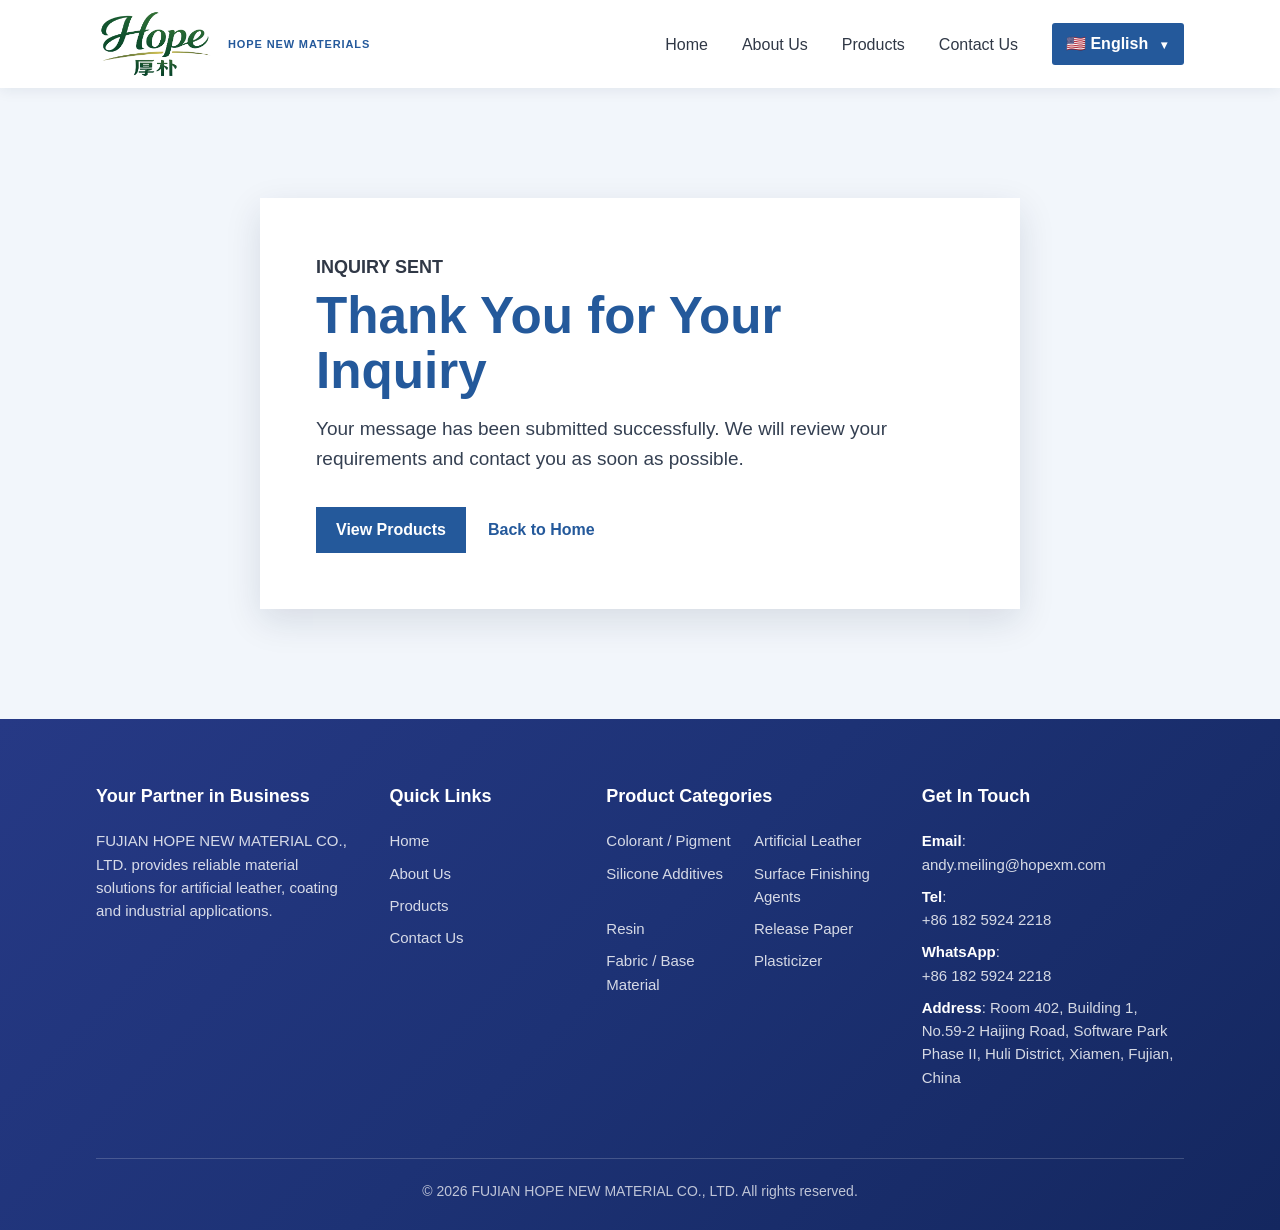
<file: thanks.html>
<!doctype html>
<html lang="en">
<head>
  <meta charset="utf-8">
  <meta name="viewport" content="width=device-width, initial-scale=1">
  <title>Thank You | FUJIAN HOPE NEW MATERIAL CO., LTD.</title>
  <meta name="description" content="Thank you for contacting FUJIAN HOPE NEW MATERIAL CO., LTD. We will review your inquiry and reply as soon as possible.">
  <meta name="keywords" content="thank you, inquiry received, FUJIAN HOPE NEW MATERIAL">
  <meta name="robots" content="index, follow">
  <link rel="canonical" href="https://www.hopexm.com/thanks.html">
  <meta property="og:title" content="Thank You | FUJIAN HOPE NEW MATERIAL CO., LTD.">
  <meta property="og:description" content="Thank you for contacting FUJIAN HOPE NEW MATERIAL CO., LTD. We will review your inquiry and reply as soon as possible.">
  <meta property="og:type" content="website">
  <meta property="og:url" content="https://www.hopexm.com/thanks.html">
  <meta property="og:image" content="https://www.hopexm.com/assets/images/hope-logo-transparent-corrected.png">
  <meta name="twitter:card" content="summary">
  <meta name="twitter:title" content="Thank You | FUJIAN HOPE NEW MATERIAL CO., LTD.">
  <meta name="twitter:description" content="Thank you for contacting FUJIAN HOPE NEW MATERIAL CO., LTD. We will review your inquiry and reply as soon as possible.">
  <meta name="twitter:image" content="https://www.hopexm.com/assets/images/hope-logo-transparent-corrected.png">
  <link rel="stylesheet" href="styles.css">
</head>
<body>
  <header class="site-header">
    <a class="brand" href="index.html#home" aria-label="Hope New Material home">
      <img src="assets/images/hope-logo-corrected.svg" alt="Hope New Material logo" onerror="this.onerror=null;this.src='assets/images/hope-logo-transparent-corrected.png';">
    </a>
    <button class="nav-toggle" type="button" aria-label="Open navigation">☰</button>
    <nav class="site-nav">
      <a href="index.html#home" data-i18n="nav.home">Home</a>
      <a href="about.html" data-i18n="nav.about">About Us</a>
      <div class="nav-item has-dropdown">
        <a href="products.html" data-i18n="nav.products">Products</a>
        <div class="product-dropdown" data-product-menu></div>
      </div>
      <a href="index.html#contact" data-i18n="nav.contact">Contact Us</a>
      <div class="language-selector" data-language-selector>
        <button class="language-trigger" type="button" data-lang-toggle aria-haspopup="true" aria-expanded="false">
          <span data-current-lang>🇺🇸 English</span>
        </button>
        <div class="language-menu" data-language-menu></div>
      </div>
    </nav>
  </header>

  <main>
    <section class="thanks-section">
      <div class="thanks-card">
        <p class="section-kicker" data-i18n="thanks.kicker">INQUIRY SENT</p>
        <h1 data-i18n="thanks.title">Thank You for Your Inquiry</h1>
        <p data-i18n="thanks.text">Your message has been submitted successfully. We will review your requirements and contact you as soon as possible.</p>
        <div class="thanks-actions">
          <a class="btn" href="products.html" data-i18n="thanks.products">View Products</a>
          <a class="text-link" href="index.html#home" data-i18n="thanks.home">Back to Home</a>
        </div>
      </div>
    </section>
  </main>

  <footer class="site-footer">
    <div class="footer-column">
      <h3 data-i18n="footer.companyTitle">Your Partner in Business</h3>
      <p data-i18n="footer.companyText">FUJIAN HOPE NEW MATERIAL CO., LTD. provides reliable material solutions for artificial leather, coating and industrial applications.</p>
    </div>
    <div class="footer-column">
      <h3 data-i18n="footer.quickTitle">Quick Links</h3>
      <a href="index.html" data-i18n="footer.home">Home</a>
      <a href="about.html" data-i18n="footer.about">About Us</a>
      <a href="products.html" data-i18n="footer.products">Products</a>
      <a href="index.html#contact" data-i18n="footer.contact">Contact Us</a>
    </div>
    <div class="footer-column">
      <h3 data-i18n="footer.categoryTitle">Product Categories</h3>
      <div class="footer-product-list">
        <a href="products.html#colorant-pigment" data-i18n="footer.catColorant">Colorant / Pigment</a>
        <a href="products.html#artificial-leather" data-i18n="footer.catLeather">Artificial Leather</a>
        <a href="products.html#silicone-additives" data-i18n="footer.catSilicone">Silicone Additives</a>
        <a href="products.html#surface-finishing-agents" data-i18n="footer.catFinishing">Surface Finishing Agents</a>
        <a href="products.html#pu-resin" data-i18n="footer.catResin">Resin</a>
        <a href="products.html#release-paper" data-i18n="footer.catRelease">Release Paper</a>
        <a href="products.html#fabric-base-material" data-i18n="footer.catFabric">Fabric / Base Material</a>
        <a href="products.html#plasticizer" data-i18n="footer.catPlasticizer">Plasticizer</a>
      </div>
    </div>
    <div class="footer-column">
      <h3 data-i18n="footer.touchTitle">Get In Touch</h3>
      <p><strong data-i18n="footer.emailLabel">Email</strong>: <a href="mailto:andy.meiling@hopexm.com">andy.meiling@hopexm.com</a></p>
      <p><strong data-i18n="footer.telLabel">Tel</strong>: <a href="tel:+8618259242218">+86 182 5924 2218</a></p>
      <p><strong data-i18n="footer.whatsappLabel">WhatsApp</strong>: <a href="https://wa.me/8618259242218">+86 182 5924 2218</a></p>
      <p><strong data-i18n="footer.addressLabel">Address</strong>: <span data-i18n="footer.address">Room 402, Building 1, No.59-2 Haijing Road, Software Park Phase II, Huli District, Xiamen, Fujian, China</span></p>
    </div>
    <div class="footer-bottom" data-i18n="footer.copyright">© 2026 FUJIAN HOPE NEW MATERIAL CO., LTD. All rights reserved.</div>
  </footer>

  <script src="data/products.js"></script>
  <script src="script.js"></script>
</body>
</html>
</file>
<file: styles.css>
:root {
  --blue: #24599b;
  --deep-blue: #293f97;
  --text: #303846;
  --muted: #657083;
  --line: #e6ebf2;
  --pale: #f3f6fa;
}

* { box-sizing: border-box; }
body {
  margin: 0;
  color: var(--text);
  font-family: Arial, Helvetica, sans-serif;
  line-height: 1.55;
  background: #fff;
}

img { max-width: 100%; display: block; }
a { color: inherit; text-decoration: none; }

.site-header {
  position: sticky;
  top: 0;
  z-index: 20;
  height: 88px;
  display: flex;
  align-items: center;
  justify-content: space-between;
  padding: 0 7.5vw;
  background: #fff;
  box-shadow: 0 2px 14px rgba(18, 36, 64, .08);
}

.brand {
  display: flex;
  align-items: center;
  gap: 12px;
}

.brand img {
  width: 120px;
  height: auto;
  object-fit: contain;
}

.brand::after {
  content: "HOPE NEW MATERIALS";
  color: var(--blue);
  font-size: 11px;
  font-weight: 800;
  letter-spacing: .08em;
  line-height: 1.1;
  white-space: nowrap;
}

.site-nav {
  display: flex;
  align-items: center;
  gap: 34px;
  font-size: 16px;
}

.site-nav a,
.nav-item > a {
  padding: 32px 0 27px;
  border-bottom: 3px solid transparent;
}

.site-nav a:hover,
.site-nav a:focus,
.nav-item:hover > a { border-color: var(--blue); color: var(--blue); }

.nav-item {
  position: relative;
  display: flex;
  align-items: center;
}

.product-dropdown {
  position: absolute;
  top: 100%;
  left: 50%;
  z-index: 25;
  display: none;
  width: 270px;
  transform: translateX(-50%);
  padding: 12px 0;
  background: #fff;
  box-shadow: 0 12px 28px rgba(18, 36, 64, .16);
  border-top: 3px solid var(--blue);
}

.product-dropdown a {
  display: block;
  padding: 10px 18px;
  border: 0;
  color: var(--text);
  font-size: 15px;
}

.product-dropdown a:hover,
.product-dropdown a:focus {
  background: #f2f6fb;
  color: var(--blue);
}

.has-dropdown:hover .product-dropdown,
.has-dropdown:focus-within .product-dropdown {
  display: block;
}

.language-trigger,
.nav-toggle {
  border: 0;
  background: var(--blue);
  color: #fff;
  cursor: pointer;
  font: inherit;
}

.language-selector {
  position: relative;
  display: flex;
  align-items: center;
}

.language-trigger {
  min-width: 132px;
  padding: 9px 14px;
  border-radius: 3px;
  font-weight: 700;
  text-align: left;
  white-space: nowrap;
}

.language-trigger::after {
  content: "▾";
  margin-left: 8px;
  font-size: 12px;
}

.language-selector.open .language-trigger::after {
  content: "▴";
}

.language-menu {
  position: absolute;
  top: calc(100% + 10px);
  right: 0;
  z-index: 40;
  display: none;
  min-width: 220px;
  max-height: min(70vh, 460px);
  overflow-y: auto;
  padding: 8px;
  background: #fff;
  border: 1px solid var(--line);
  border-radius: 6px;
  box-shadow: 0 16px 32px rgba(18, 36, 64, .16);
}

.language-selector.open .language-menu {
  display: block;
}

.language-option {
  display: flex;
  width: 100%;
  align-items: center;
  gap: 9px;
  padding: 9px 10px;
  border: 0;
  border-radius: 4px;
  background: transparent;
  color: var(--text);
  cursor: pointer;
  font: inherit;
  text-align: left;
  white-space: nowrap;
}

.language-option:hover,
.language-option:focus {
  background: #f2f6fb;
  color: var(--blue);
}

.language-option.active {
  background: rgba(36, 89, 155, .1);
  color: var(--blue);
  font-weight: 800;
}

html[dir="rtl"] body {
  direction: rtl;
  text-align: right;
}

html[dir="rtl"] .site-nav,
html[dir="rtl"] .brand,
html[dir="rtl"] .language-option,
html[dir="rtl"] .product-detail,
html[dir="rtl"] .contact,
html[dir="rtl"] .site-footer {
  direction: rtl;
}

html[dir="rtl"] .language-menu {
  right: auto;
  left: 0;
}

html[dir="rtl"] .language-trigger,
html[dir="rtl"] .language-option,
html[dir="rtl"] input,
html[dir="rtl"] textarea {
  text-align: right;
}

html[dir="rtl"] a[href^="mailto:"],
html[dir="rtl"] a[href^="tel:"],
html[dir="rtl"] a[href^="https://wa.me"],
html[dir="rtl"] .footer-bottom {
  direction: ltr;
  unicode-bidi: isolate;
}

html[dir="rtl"] .hero-copy,
html[dir="rtl"] .intro-copy,
html[dir="rtl"] .service-copy {
  text-align: right;
}

.nav-toggle {
  display: none;
  width: 42px;
  height: 38px;
  border-radius: 3px;
  font-size: 22px;
}

.hero {
  position: relative;
  min-height: 620px;
  overflow: hidden;
  background: #111827;
}

.hero-slide {
  position: absolute;
  inset: 0;
  opacity: 0;
  pointer-events: none;
  transition: opacity .6s ease;
  background-image: var(--hero-image);
  background-size: cover;
  background-position: center;
}

.hero-slide.active {
  opacity: 1;
  pointer-events: auto;
}

.hero-copy {
  position: absolute;
  left: 6vw;
  top: 50%;
  transform: translateY(-50%);
  z-index: 2;
  width: min(780px, 82vw);
  color: #fff;
}

.hero-copy p,
.service-copy p:first-child {
  margin: 0 0 12px;
  font-weight: 700;
  letter-spacing: .02em;
}

.hero-copy h1,
.hero-copy h2 {
  max-width: 760px;
  margin: 0 0 18px;
  color: #fff;
  font-size: clamp(44px, 5vw, 72px);
  line-height: 1.02;
  letter-spacing: 0;
  background: rgba(21, 28, 39, .5);
  box-decoration-break: clone;
  -webkit-box-decoration-break: clone;
}

.hero-copy span {
  display: block;
  max-width: 720px;
  margin: 20px 0 24px;
  padding: 0;
  font-size: 18px;
  color: #fff;
  background: rgba(21, 28, 39, .45);
}

.btn {
  display: inline-flex;
  align-items: center;
  justify-content: center;
  min-height: 46px;
  padding: 10px 20px;
  background: var(--blue);
  color: #fff;
  font-weight: 700;
  border: 0;
  border-radius: 0;
  cursor: pointer;
}

.hero-arrow {
  position: absolute;
  z-index: 4;
  top: 50%;
  transform: translateY(-50%);
  width: 52px;
  height: 72px;
  border: 0;
  background: transparent;
  color: #fff;
  font-size: 72px;
  line-height: 1;
  cursor: pointer;
}

.hero-arrow.prev { left: 24px; }
.hero-arrow.next { right: 24px; }

.intro {
  display: grid;
  grid-template-columns: minmax(0, 1fr) minmax(420px, 1.15fr);
  gap: 46px;
  padding: 74px 7.5vw 88px;
  align-items: start;
}

.section-kicker {
  margin: 0 0 6px;
  color: #303846;
  font-size: 18px;
  font-weight: 800;
  text-transform: uppercase;
}

.intro h2,
.products h2,
.gallery h2,
.contact h2 {
  margin: 0 0 22px;
  color: var(--blue);
  font-size: clamp(34px, 4vw, 52px);
  line-height: 1.08;
  letter-spacing: 0;
}

.intro-copy p:not(.section-kicker) {
  max-width: 780px;
  font-size: 18px;
}

.category-grid {
  display: grid;
  grid-template-columns: repeat(2, minmax(0, 1fr));
  gap: 22px;
}

.category-card,
.visit-grid article {
  background: #fff;
  box-shadow: 0 2px 14px rgba(18, 36, 64, .12);
}

.category-card {
  display: grid;
  grid-template-columns: 126px 1fr;
  gap: 16px;
  min-height: 142px;
  padding: 14px;
  border: 1px solid transparent;
  cursor: pointer;
  transition: transform .2s ease, box-shadow .2s ease, border-color .2s ease;
}

.category-card:hover,
.category-card:focus {
  transform: translateY(-3px);
  border-color: var(--blue);
  box-shadow: 0 8px 22px rgba(18, 36, 64, .18);
}

.category-grid img {
  width: 126px;
  height: 112px;
  object-fit: cover;
}

.category-card h3,
.service-items h3,
.visit-grid h3 {
  margin: 0 0 4px;
  font-size: 20px;
  line-height: 1.18;
}

.category-card p {
  margin: 0;
  font-size: 14px;
  line-height: 1.42;
}

.service-band {
  position: relative;
  display: grid;
  grid-template-columns: minmax(320px, .9fr) minmax(420px, 1fr);
  gap: 40px;
  min-height: 520px;
  padding: 78px 7.5vw;
  color: #fff;
  background-image: url('assets/bg.png');
  background-size: cover;
  background-position: center center;
  background-repeat: no-repeat;
  background-attachment: fixed;
  overflow: hidden;
}

.service-band::before {
  content: "";
  position: absolute;
  inset: 0;
  z-index: 1;
  background: rgba(0, 0, 0, .25);
}

.service-band > * {
  position: relative;
  z-index: 2;
}

.service-copy h2 {
  margin: 0 0 18px;
  font-size: clamp(38px, 4.3vw, 58px);
  line-height: 1.05;
  letter-spacing: 0;
}

.service-copy p:last-child {
  max-width: 680px;
  font-size: 18px;
  background: rgba(0,0,0,.25);
}

.service-items {
  align-self: end;
  display: grid;
  grid-template-columns: repeat(2, minmax(0, 1fr));
  gap: 16px;
}

.service-card {
  display: grid;
  grid-template-columns: 104px 1fr;
  gap: 16px;
  align-items: start;
  min-height: 132px;
  padding: 14px;
  border: 1px solid rgba(255,255,255,.55);
  background: rgba(0,0,0,.46);
  transition: transform .2s ease, border-color .2s ease, background .2s ease;
}

.service-card:hover,
.service-card:focus {
  transform: translateY(-3px);
  border-color: rgba(255,255,255,.9);
  background: rgba(0,0,0,.62);
}

.service-items img {
  width: 104px;
  height: 92px;
  object-fit: cover;
}

.service-card h3 {
  margin: 0 0 6px;
  font-size: 19px;
  line-height: 1.12;
}

.service-card p {
  margin: 0;
  font-size: 13px;
  line-height: 1.35;
  color: rgba(255,255,255,.92);
}

.product-preview,
.products {
  padding: 82px 7.5vw;
}

.product-preview > h2,
.products > h2,
.gallery > h2 {
  text-align: center;
}

.preview-grid {
  display: grid;
  grid-template-columns: repeat(4, minmax(0, 1fr));
  gap: 28px;
  margin: 42px 0 30px;
}

.preview-grid a {
  display: grid;
  gap: 14px;
  background: #fff;
  box-shadow: 0 2px 14px rgba(18, 36, 64, .12);
  overflow: hidden;
  transition: transform .2s ease, box-shadow .2s ease;
}

.preview-grid a:hover,
.preview-grid a:focus {
  transform: translateY(-4px);
  box-shadow: 0 14px 30px rgba(18, 36, 64, .16);
}

.preview-grid img {
  width: 100%;
  aspect-ratio: 4 / 3;
  object-fit: cover;
  object-position: center center;
}

.preview-grid strong {
  min-height: 58px;
  padding: 0 18px 18px;
  color: var(--text);
  font-size: 20px;
}

.products-link {
  margin: 0 auto;
}

.page-hero {
  min-height: 300px;
  display: flex;
  align-items: center;
  padding: 72px 7.5vw;
  color: #fff;
  background-image: linear-gradient(90deg, rgba(17,24,39,.62), rgba(17,24,39,.12)), url('assets/hero-leather.png');
  background-size: cover;
  background-position: center;
}

.page-hero p {
  margin: 0 0 10px;
  font-weight: 700;
}

.page-hero h1 {
  max-width: 860px;
  margin: 0;
  font-size: clamp(36px, 4vw, 58px);
  line-height: 1.08;
  letter-spacing: 0;
}

.products-page {
  padding-top: 70px;
}

.products-lead {
  max-width: 980px;
  margin: -10px auto 0;
  text-align: center;
  font-size: 18px;
}

.tabs {
  display: grid;
  grid-template-columns: repeat(4, minmax(150px, 1fr));
  gap: 0;
  margin: 44px 0 42px;
}

.tab {
  min-height: 64px;
  border: 0;
  border-bottom: 3px solid var(--line);
  background: #fff;
  color: #424a56;
  font-size: 18px;
  font-weight: 800;
  cursor: pointer;
}

.tab.active {
  color: var(--blue);
  border-bottom-color: var(--blue);
}

.product-panel {
  display: grid;
  grid-template-columns: 280px 1fr;
  gap: 48px;
  align-items: start;
}

.subproducts {
  display: grid;
  gap: 8px;
}

.subproducts button {
  min-height: 50px;
  border: 1px solid transparent;
  padding: 11px 18px;
  background: #f2f5f9;
  color: #263142;
  text-align: left;
  font-size: 16px;
  line-height: 1.25;
  cursor: pointer;
  transition: background .18s ease, border-color .18s ease, color .18s ease, transform .18s ease;
}

.subproducts button:hover,
.subproducts button:focus {
  border-color: rgba(38, 91, 158, .35);
  background: #e8eef7;
  color: var(--blue);
}

.subproducts button.active {
  background: var(--blue);
  border-color: var(--blue);
  color: #fff;
}

.product-detail {
  display: grid;
  grid-template-columns: minmax(260px, 420px) 1fr;
  gap: 36px;
  align-items: center;
}

.product-image-wrap {
  display: grid;
  gap: 9px;
}

.product-detail img {
  width: 100%;
  aspect-ratio: 4 / 3;
  object-fit: cover;
}

.image-note {
  margin: 0;
  color: #667085;
  font-size: 13px;
  text-align: center;
}

.product-detail h3 {
  margin: 0 0 10px;
  font-size: 30px;
}

.product-category-label {
  margin: 0 0 6px;
  color: var(--blue);
  font-size: 14px;
  font-weight: 800;
  text-transform: uppercase;
}

.application-list {
  display: flex;
  flex-wrap: wrap;
  gap: 8px;
  margin: 18px 0 22px;
  align-items: center;
}

.application-list strong {
  width: 100%;
  color: #263142;
}

.application-list span {
  display: inline-flex;
  align-items: center;
  min-height: 30px;
  padding: 5px 10px;
  background: #eef3f9;
  color: #263142;
  font-size: 14px;
}

.gallery {
  padding: 82px 7.5vw;
  background: var(--pale);
}

.visit-grid {
  display: grid;
  grid-template-columns: repeat(3, minmax(0, 1fr));
  gap: 46px;
  margin-top: 50px;
}

.visit-page {
  display: none;
}

.visit-page.active {
  display: block;
  animation: fadeIn .22s ease;
}

@keyframes fadeIn {
  from { opacity: 0; }
  to { opacity: 1; }
}

.visit-grid img {
  width: 100%;
  aspect-ratio: 4 / 3;
  object-fit: cover;
}

.visit-grid h3,
.visit-grid p { margin-left: 26px; margin-right: 26px; }
.visit-grid h3 { margin-top: 22px; font-size: 26px; }
.visit-grid p { margin-bottom: 30px; font-size: 17px; }

.gallery-dots {
  display: flex;
  justify-content: center;
  gap: 18px;
  margin-top: 30px;
}

.gallery-dots button {
  width: 10px;
  height: 10px;
  border: 0;
  border-radius: 50%;
  padding: 0;
  background: #aeb4bd;
  cursor: pointer;
}

.gallery-dots button.active {
  background: #202734;
}

.contact {
  display: grid;
  grid-template-columns: minmax(320px, .8fr) minmax(420px, 1.1fr);
  gap: 50px;
  padding: 76px 7.5vw 86px;
}

.contact-list {
  margin-top: 28px;
  font-size: 17px;
}

.contact-list a { color: var(--blue); font-weight: 700; }

.inquiry-form {
  display: grid;
  gap: 16px;
}

.inquiry-form label {
  display: grid;
  gap: 7px;
  font-weight: 700;
}

.inquiry-form input,
.inquiry-form textarea {
  width: 100%;
  border: 1px solid #ccd4df;
  padding: 13px 14px;
  font: inherit;
}

.inquiry-form textarea { min-height: 190px; resize: vertical; }
.inquiry-form .btn { justify-self: start; }

.form-note {
  margin: -2px 0 0;
  color: #5b6472;
  font-size: 15px;
}

.thanks-section {
  min-height: 520px;
  display: grid;
  place-items: center;
  padding: 110px 7.5vw;
  background: #f2f6fb;
}

.thanks-card {
  width: min(760px, 100%);
  padding: 56px;
  background: #fff;
  box-shadow: 0 12px 34px rgba(18, 36, 64, .12);
}

.thanks-card h1 {
  margin: 0 0 16px;
  color: var(--blue);
  font-size: clamp(34px, 4vw, 52px);
  line-height: 1.08;
}

.thanks-card p:not(.section-kicker) {
  margin: 0;
  font-size: 19px;
  color: #354052;
}

.thanks-actions {
  display: flex;
  flex-wrap: wrap;
  gap: 22px;
  align-items: center;
  margin-top: 34px;
}

.text-link {
  color: var(--blue);
  font-weight: 800;
}

.about-hero {
  min-height: 320px;
  display: flex;
  align-items: center;
  padding: 86px 7.5vw;
  color: #fff;
  background-image: linear-gradient(90deg, rgba(20, 24, 32, .68) 0%, rgba(20, 24, 32, .42) 45%, rgba(20, 24, 32, .18) 100%), url('assets/exhibition.jpg');
  background-size: cover;
  background-position: center;
  background-repeat: no-repeat;
}

.about-hero p {
  margin: 0 0 12px;
  font-weight: 800;
  text-shadow: 0 2px 8px rgba(0, 0, 0, .25);
}

.about-hero h1 {
  max-width: 980px;
  margin: 0;
  font-size: clamp(30px, 3.5vw, 46px);
  line-height: 1.12;
  text-shadow: 0 2px 8px rgba(0, 0, 0, .25);
}

.about-profile,
.about-more,
.team-intro {
  max-width: 1040px;
  margin: 0 auto;
  padding: 72px 7.5vw 36px;
  text-align: center;
}

.about-profile h2 {
  margin: 6px 0 18px;
  color: var(--blue);
  font-size: clamp(30px, 3.2vw, 44px);
}

.about-profile p,
.about-more p,
.team-intro p {
  font-size: 17px;
  line-height: 1.72;
}

.about-capabilities {
  padding: 38px 7.5vw 32px;
}

.capability-grid {
  display: grid;
  grid-template-columns: repeat(4, minmax(0, 1fr));
  gap: 56px 48px;
  align-items: start;
}

.capability-item {
  color: var(--text);
  display: flex;
  flex-direction: column;
  align-items: center;
  text-align: center;
  width: 100%;
  min-width: 0;
}

.capability-item img {
  width: 220px;
  height: 220px;
  max-width: 100%;
  border-radius: 50%;
  object-fit: cover;
  object-position: center center;
  display: block;
  flex: 0 0 auto;
  margin: 0 auto 24px;
  box-shadow: 0 8px 22px rgba(18,36,64,.12);
  transition: transform .2s ease, box-shadow .2s ease;
}

.capability-item:hover img,
.capability-item:focus img {
  transform: translateY(-4px);
  box-shadow: 0 14px 30px rgba(18,36,64,.18);
}

.capability-item h3 {
  margin: 0 0 12px;
  font-size: 20px;
  font-weight: 500;
  line-height: 1.25;
  min-height: 50px;
  width: 100%;
  display: flex;
  align-items: center;
  justify-content: center;
}

.capability-item p {
  margin: 0 auto;
  max-width: 320px;
  font-size: 14px;
  line-height: 1.7;
  text-align: center;
}

.about-more {
  padding-top: 30px;
  text-align: left;
}

.about-more h2,
.team-intro h2,
.mission-vision h2,
.core-values h2 {
  color: var(--blue);
}

.about-more h2 {
  margin: 0 0 16px;
  font-size: 28px;
}

.about-team {
  padding: 20px 0 72px;
  overflow: hidden;
}

.team-intro {
  padding-bottom: 48px;
}

.team-intro h2,
.core-values > h2 {
  margin: 0 0 14px;
  font-size: clamp(34px, 4vw, 48px);
}

.team-marquee {
  border-top: 1px solid var(--line);
  border-bottom: 1px solid var(--line);
  overflow: hidden;
  padding: 56px 7.5vw;
}

.team-track {
  display: flex;
  width: max-content;
  gap: 28px;
  animation: teamScroll 58s linear infinite alternate;
  will-change: transform;
}

.team-marquee:hover .team-track {
  animation-play-state: paused;
}

@keyframes teamScroll {
  from { transform: translateX(0); }
  to { transform: translateX(calc(-100% + 85vw)); }
}

.team-photo {
  flex: 0 0 clamp(360px, 26vw, 420px);
  border: 0;
  padding: 0;
  background: transparent;
  cursor: zoom-in;
  border-radius: 8px;
  box-shadow: 0 14px 34px rgba(18, 36, 64, .16);
  overflow: hidden;
  transition: transform .22s ease, box-shadow .22s ease;
}

.team-photo:hover,
.team-photo:focus {
  transform: translateY(-4px) scale(1.025);
  box-shadow: 0 20px 44px rgba(18, 36, 64, .24);
}

.team-photo img {
  width: 100%;
  height: 270px;
  object-fit: cover;
  object-position: center center;
  display: block;
}

.mission-vision {
  display: grid;
  grid-template-columns: repeat(2, minmax(0, 1fr));
  gap: 24px;
  padding: 64px 7.5vw 72px;
}

.mission-vision article {
  border: 1px solid #d7dee8;
  padding: 28px 34px;
  background: #fff;
}

.mission-vision h2 {
  margin: -42px 0 10px;
  display: inline-block;
  padding: 0 12px;
  background: #fff;
  font-size: 38px;
}

.mission-vision p {
  margin: 0;
  line-height: 1.65;
}

.core-values {
  padding: 36px 7.5vw 86px;
  text-align: center;
}

.core-values > h2::after {
  content: "";
  display: block;
  width: 120px;
  height: 3px;
  margin: 22px auto 36px;
  background: var(--blue);
}

.values-list {
  display: grid;
  gap: 14px;
  max-width: 920px;
  margin: 0 auto;
  text-align: left;
}

.values-list article {
  display: grid;
  grid-template-columns: 78px 1fr;
  border: 1px solid #cfd6df;
  background: #fff;
}

.value-letter {
  display: grid;
  place-items: center;
  color: #fff;
  font-size: 52px;
  font-weight: 900;
}

.value-letter.green { background: linear-gradient(135deg, #c7e8c9, #249047); }
.value-letter.blue { background: linear-gradient(135deg, #d9eef3, #1f7ea8); }
.value-letter.gold { background: linear-gradient(135deg, #f1e6c8, #9f8726); }
.value-letter.red { background: linear-gradient(135deg, #f0d8d8, #b5282b); }

.values-list article div {
  padding: 18px 22px;
}

.values-list h3 {
  margin: 0 0 4px;
  font-size: 21px;
}

.values-list p {
  margin: 0;
  line-height: 1.55;
}

.lightbox {
  position: fixed;
  inset: 0;
  z-index: 1000;
  display: grid;
  place-items: center;
  padding: 28px;
  background: rgba(0,0,0,.76);
}

.lightbox[hidden] {
  display: none;
}

.lightbox img {
  max-width: min(1100px, 94vw);
  max-height: 88vh;
  object-fit: contain;
  box-shadow: 0 18px 48px rgba(0,0,0,.42);
}

.lightbox-close {
  position: absolute;
  top: 22px;
  right: 28px;
  width: 44px;
  height: 44px;
  border: 1px solid rgba(255,255,255,.45);
  border-radius: 50%;
  background: rgba(0,0,0,.25);
  color: #fff;
  font-size: 30px;
  line-height: 1;
  cursor: pointer;
}

.site-footer {
  display: grid;
  grid-template-columns: 1.15fr .8fr 1.25fr 1.2fr;
  gap: 42px;
  padding: 64px 7.5vw 28px;
  background: linear-gradient(135deg, #263985 0%, #1d3275 48%, #14275f 100%);
  color: #fff;
}

.site-footer h3 {
  margin: 0 0 18px;
  color: #fff;
  font-size: 18px;
  font-weight: 800;
}

.site-footer a,
.site-footer p {
  display: block;
  margin: 0 0 9px;
  color: rgba(255,255,255,.82);
  font-size: 15px;
  line-height: 1.55;
}

.site-footer strong {
  color: #fff;
}

.site-footer a:hover,
.site-footer a:focus {
  color: #fff;
  text-decoration: underline;
  text-underline-offset: 3px;
}

.footer-product-list {
  display: grid;
  grid-template-columns: repeat(2, minmax(0, 1fr));
  column-gap: 22px;
}

.footer-bottom {
  grid-column: 1 / -1;
  margin-top: 18px;
  padding-top: 22px;
  border-top: 1px solid rgba(255,255,255,.18);
  color: rgba(255,255,255,.72);
  font-size: 14px;
  text-align: center;
}

.socials {
  display: flex;
  gap: 10px;
  margin-top: 18px;
}

.socials a {
  display: inline-flex;
  align-items: center;
  justify-content: center;
  width: 34px;
  height: 34px;
  margin: 0;
  background: #fff;
  color: var(--deep-blue);
  font-weight: 800;
  border-radius: 4px;
  text-transform: uppercase;
}

@media (max-width: 980px) {
  .site-header { height: 76px; padding: 0 22px; }
  .brand img {
    width: 88px;
  }
  .brand::after {
    display: none;
  }
  .nav-toggle { display: inline-flex; align-items: center; justify-content: center; }
  .site-nav {
    position: absolute;
    top: 76px;
    left: 0;
    right: 0;
    display: none;
    flex-direction: column;
    align-items: stretch;
    gap: 0;
    padding: 12px 24px 22px;
    background: #fff;
  }
  .site-nav.open { display: flex; }
  .site-nav a { padding: 12px 0; }
  .language-selector {
    width: 100%;
    align-items: stretch;
    margin-top: 8px;
  }
  .language-trigger {
    width: 100%;
    text-align: left;
  }
  .language-menu {
    position: static;
    width: 100%;
    min-width: 0;
    margin-top: 8px;
    box-shadow: none;
  }
  .nav-item {
    display: block;
  }
  .nav-item > a {
    display: block;
    padding: 12px 0;
  }
  .product-dropdown {
    position: static;
    display: none;
    width: 100%;
    transform: none;
    box-shadow: none;
    border-top: 0;
    padding: 0 0 8px 12px;
  }
  .has-dropdown:hover .product-dropdown,
  .has-dropdown:focus-within .product-dropdown {
    display: block;
  }
  .hero { min-height: 570px; }
  .hero-copy {
    width: min(720px, 82vw);
    left: 6vw;
  }
  .intro,
  .service-band,
  .contact,
  .product-panel,
  .product-detail,
  .mission-vision {
    grid-template-columns: 1fr;
  }
  .site-footer {
    grid-template-columns: repeat(2, minmax(0, 1fr));
    padding: 56px 7.5vw 26px;
  }
  .capability-grid {
    grid-template-columns: repeat(2, minmax(0, 1fr));
  }
  .mission-vision h2 {
    margin-top: 0;
  }
  .service-band {
    background-attachment: scroll;
  }
  .service-items {
    grid-template-columns: 1fr;
  }
  .tabs { grid-template-columns: repeat(2, minmax(0, 1fr)); }
  .preview-grid { grid-template-columns: repeat(2, minmax(0, 1fr)); }
  .visit-grid { grid-template-columns: 1fr; gap: 28px; }
}

@media (max-width: 640px) {
  .hero { min-height: 430px; }
  .hero-copy {
    width: calc(100% - 58px);
    left: 22px;
  }
  .hero-copy h1,
  .hero-copy h2 { font-size: 34px; }
  .hero-copy span { font-size: 15px; }
  .hero-arrow { width: 38px; font-size: 52px; }
  .hero-arrow.prev { left: 6px; }
  .hero-arrow.next { right: 6px; }
  .intro,
  .products,
  .gallery,
  .contact,
  .about-capabilities,
  .about-more,
  .mission-vision,
  .core-values { padding-left: 22px; padding-right: 22px; }
  .about-hero {
    min-height: 260px;
    padding-left: 22px;
    padding-right: 22px;
    background-image: linear-gradient(90deg, rgba(20, 24, 32, .76) 0%, rgba(20, 24, 32, .52) 58%, rgba(20, 24, 32, .28) 100%), url('assets/exhibition.jpg');
  }
  .about-profile,
  .team-intro {
    padding-left: 22px;
    padding-right: 22px;
  }
  .category-grid { grid-template-columns: 1fr; }
  .category-card { grid-template-columns: 96px 1fr; }
  .category-grid img { width: 96px; height: 96px; }
  .tabs { grid-template-columns: 1fr; }
  .preview-grid { grid-template-columns: 1fr; }
  .capability-grid { grid-template-columns: 1fr; gap: 38px; }
  .capability-item img {
    width: 190px;
    height: 190px;
  }
  .capability-item h3 {
    min-height: auto;
  }
  .capability-item p {
    max-width: 340px;
  }
  .team-marquee {
    padding: 32px 22px;
    overflow-x: auto;
    scroll-snap-type: x mandatory;
  }
  .team-track {
    gap: 18px;
    animation: teamScrollMobile 32s linear infinite alternate;
  }
  @keyframes teamScrollMobile {
    from { transform: translateX(0); }
    to { transform: translateX(calc(-100% + 88vw)); }
  }
  .team-photo {
    flex-basis: min(82vw, 340px);
    scroll-snap-align: center;
  }
  .team-photo img {
    height: 210px;
  }
  .thanks-card { padding: 34px 24px; }
  .values-list article {
    grid-template-columns: 62px 1fr;
  }
  .value-letter {
    font-size: 40px;
  }
  .service-card {
    grid-template-columns: 88px 1fr;
  }
  .service-items img {
    width: 88px;
    height: 82px;
  }
  .site-footer {
    grid-template-columns: 1fr;
    gap: 28px;
    padding: 46px 26px 24px;
  }
  .footer-product-list {
    grid-template-columns: 1fr;
  }
  .footer-bottom {
    text-align: left;
  }
}
</file>
